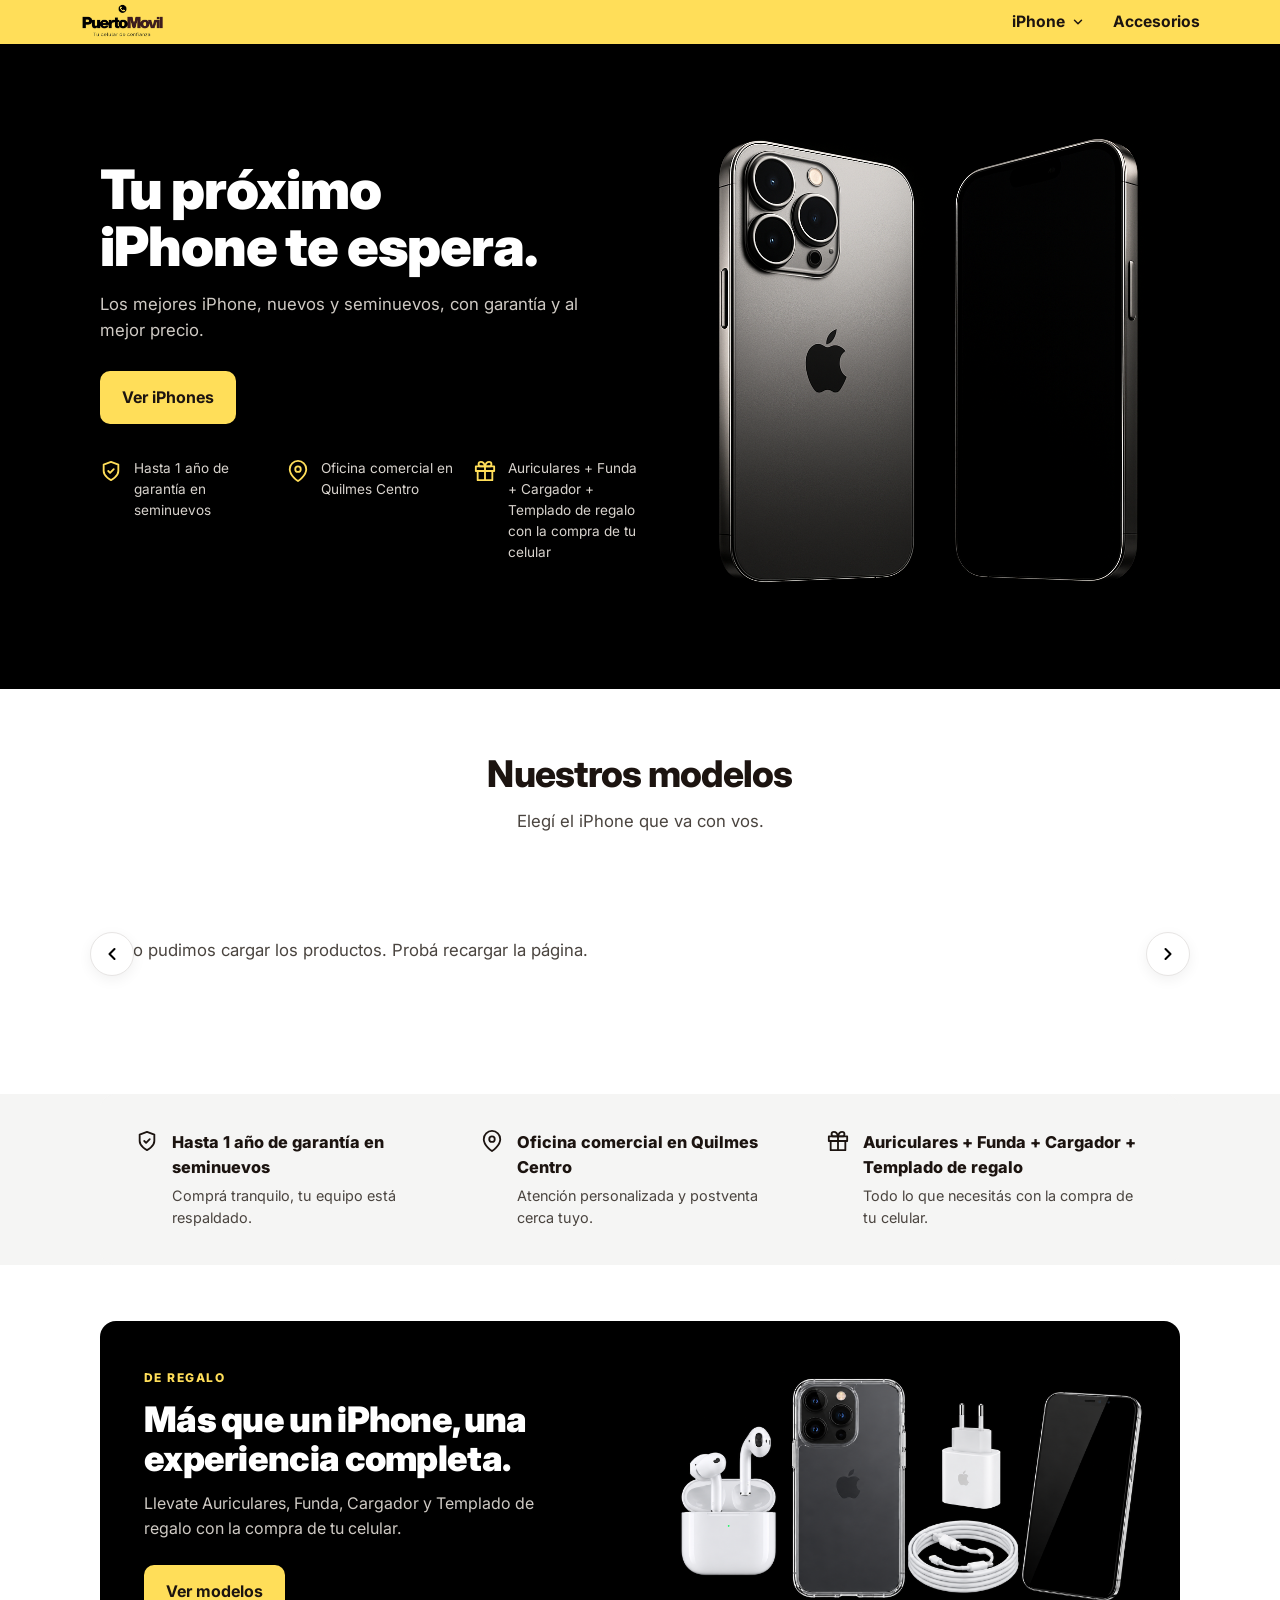
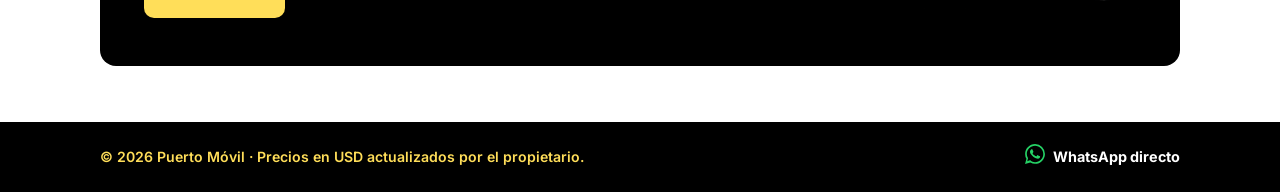
<file: index.html>
<!DOCTYPE html>
<html lang="es" class="bg-background">
  <head>
    <meta charset="UTF-8" />
    <meta name="viewport" content="width=device-width, initial-scale=1.0" />
    <meta name="theme-color" content="#f7c948" />
    <title>Puerto Móvil — Tu celular de confianza</title>
    <meta
      name="description"
      content="Los mejores iPhone nuevos y seminuevos, con garantía y al mejor precio. Accesorios y atención personalizada en Quilmes Centro."
    />
    <link rel="icon" href="img/logo-puertomovil.png" />
    <link rel="stylesheet" href="css/styles.css" />
  </head>
  <body>
    <div id="header"></div>

    <!-- HERO -->
    <section class="hero">
      <div class="hero-inner">
        <div class="hero-copy">
          <h1>Tu próximo iPhone te espera.</h1>
          <p class="lead">
            Los mejores iPhone, nuevos y seminuevos, con garantía y al mejor
            precio.
          </p>
          <div class="hero-cta">
            <a class="btn btn-primary" href="productos.html?cat=tester">Ver iPhones</a>
          </div>
          <div class="hero-badges">
            <div class="hero-badge">
              <span class="ic" data-icon="shield"></span>
              <span>Hasta 1 año de garantía en seminuevos</span>
            </div>
            <div class="hero-badge">
              <span class="ic" data-icon="pin"></span>
              <span>Oficina comercial en Quilmes Centro</span>
            </div>
            <div class="hero-badge">
              <span class="ic" data-icon="gift"></span>
              <span>Auriculares + Funda + Cargador + Templado de regalo con la compra de tu celular</span>
            </div>
          </div>
        </div>
        <div class="hero-media">
          <img
            src="img/hero-iphone.png"
            alt="iPhone Pro en titanio natural, vista frontal y trasera"
          />
        </div>
      </div>
    </section>

    <!-- NUESTROS MODELOS (carrusel) -->
    <section class="section">
      <div class="container">
        <div class="section-head">
          <h2>Nuestros modelos</h2>
          <p>Elegí el iPhone que va con vos.</p>
        </div>
        <div class="carousel">
          <button class="carousel-btn prev" aria-label="Anterior">
            <svg width="20" height="20" viewBox="0 0 24 24" fill="none" stroke="currentColor" stroke-width="2.5" stroke-linecap="round" stroke-linejoin="round"><polyline points="15 18 9 12 15 6"/></svg>
          </button>
          <div class="carousel-track" id="carouselTrack">
            <div class="state-msg"><div class="spinner"></div>Cargando modelos...</div>
          </div>
          <button class="carousel-btn next" aria-label="Siguiente">
            <svg width="20" height="20" viewBox="0 0 24 24" fill="none" stroke="currentColor" stroke-width="2.5" stroke-linecap="round" stroke-linejoin="round"><polyline points="9 18 15 12 9 6"/></svg>
          </button>
        </div>
      </div>
    </section>

    <!-- FEATURES -->
    <section class="features">
      <div class="container">
        <div class="features-grid">
          <div class="feature">
            <span class="ic" data-icon="shield"></span>
            <div>
              <h3>Hasta 1 año de garantía en seminuevos</h3>
              <p>Comprá tranquilo, tu equipo está respaldado.</p>
            </div>
          </div>
          <div class="feature">
            <span class="ic" data-icon="pin"></span>
            <div>
              <h3>Oficina comercial en Quilmes Centro</h3>
              <p>Atención personalizada y postventa cerca tuyo.</p>
            </div>
          </div>
          <div class="feature">
            <span class="ic" data-icon="gift"></span>
            <div>
              <h3>Auriculares + Funda + Cargador + Templado de regalo</h3>
              <p>Todo lo que necesitás con la compra de tu celular.</p>
            </div>
          </div>
        </div>
      </div>
    </section>

    <!-- DE REGALO (sin auriculares) -->
    <section class="section">
      <div class="container">
        <div class="gift">
          <div class="gift-copy">
            <p class="eyebrow">DE REGALO</p>
            <h2>Más que un iPhone, una experiencia completa.</h2>
            <p>
              Llevate Auriculares, Funda, Cargador y Templado de regalo con la compra de tu
              celular.
            </p>
            <a class="btn btn-primary" href="productos.html?cat=tester">Ver modelos</a>
          </div>
          <div class="gift-media">
            <img src="img/regalo.png" alt="Auriculares, funda, cargador y templado de regalo con la compra de tu celular" />
          </div>

          <!-- <div class="gift-media">
            <div class="gift-item">
              <span class="ic" data-icon="case"></span>
              <span>Funda</span>
            </div>
            <div class="gift-item">
              <span class="ic" data-icon="charger"></span>
              <span>Cargador</span>
            </div>
            <div class="gift-item">
              <span class="ic" data-icon="glass"></span>
              <span>Templado</span>
            </div>
          </div> -->
        </div>
      </div>
    </section>

    <!-- RESEÑAS --> <!--
    <section class="reviews section">
      <div class="container">
        <div class="reviews-head">
          <h2>Lo que dicen nuestros clientes</h2>
          <div class="rating-pill">
            <span class="stars">★★★★★</span>
            <span>4.9/5 en Google</span>
          </div>
        </div>
        <div class="reviews-grid">
          <div class="review-card">
            <div class="stars">★★★★★</div>
            <p>"Excelente atención, me asesoraron en todo y el iPhone vino impecable. Súper recomendable."</p>
            <div class="review-author">— Martín G.</div>
          </div>
          <div class="review-card">
            <div class="stars">★★★★★</div>
            <p>"Compré un seminuevo con garantía y funciona perfecto. Encima me regalaron la funda y el templado."</p>
            <div class="review-author">— Carolina P.</div>
          </div>
          <div class="review-card">
            <div class="stars">★★★★★</div>
            <p>"Trato serio y precios en USD claros. Volvería a comprar sin dudas."</p>
            <div class="review-author">— Diego R.</div>
          </div>
        </div>
      </div>
    </section> -->

    <div id="footer"></div>

    <script defer src="js/app.js"></script>
  </body>
</html>
</file>
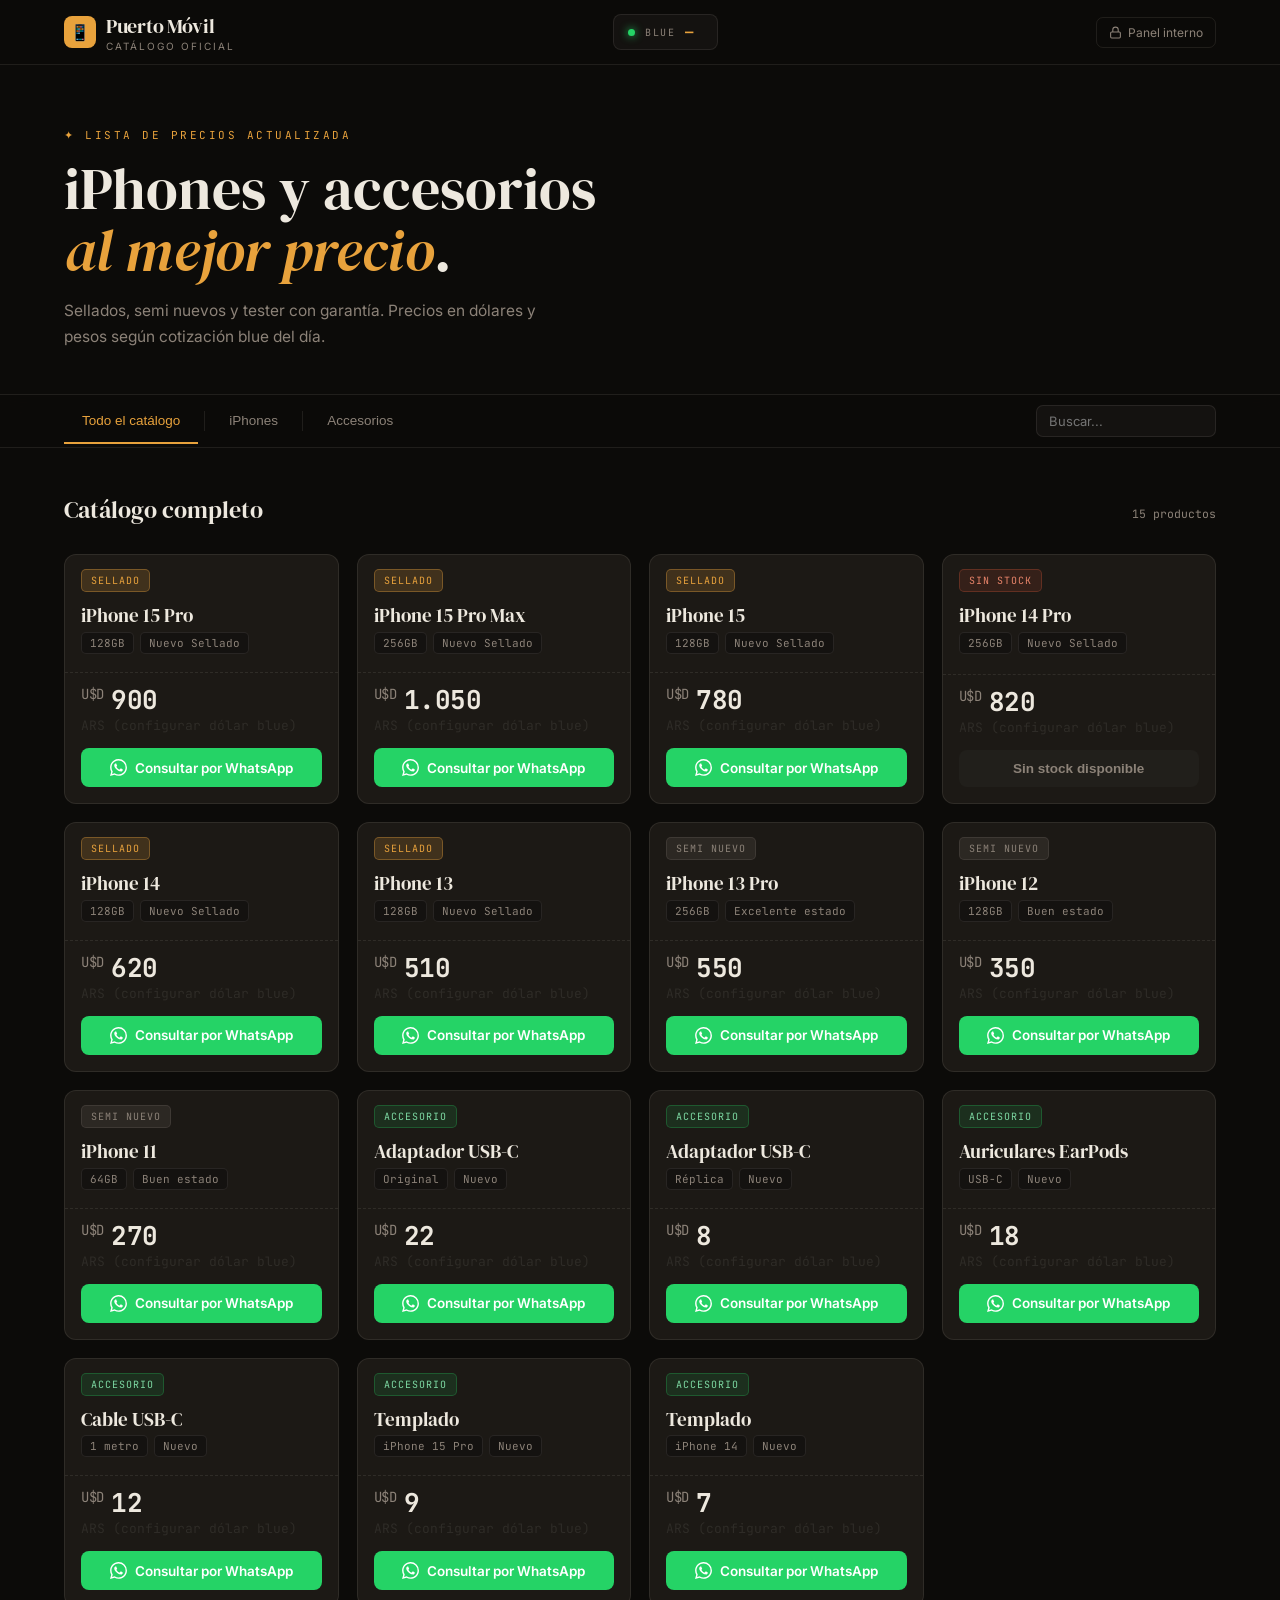
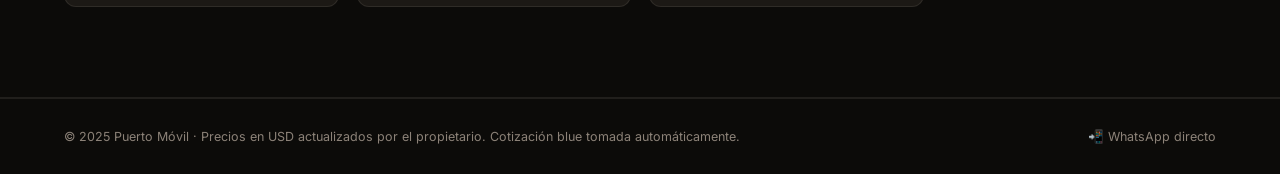
<file: viejos/index.html>
<!DOCTYPE html>
<html lang="es">
<head>
<meta charset="UTF-8">
<meta name="viewport" content="width=device-width, initial-scale=1.0">
<title>Puerto Móvil — Catálogo de Precios</title>
<link rel="preconnect" href="https://fonts.googleapis.com">
<link href="https://fonts.googleapis.com/css2?family=DM+Serif+Display:ital@0;1&family=Inter:wght@400;500;600;700&family=JetBrains+Mono:wght@400;500;700&display=swap" rel="stylesheet">
<style>
:root {
  --bg:      #0C0B09;
  --surf:    #141210;
  --card:    #1C1915;
  --card-hov:#211F1B;
  --border:  rgba(237,232,222,0.09);
  --text:    #EDE8DE;
  --sub:     #8C8278;
  --amber:   #E8A23C;
  --amber-dim:rgba(232,162,60,0.15);
  --green:   #25D366;
  --green-dark:#1a9e4d;
  --red:     #E85C3C;
  --radius:  12px;
}
*, *::before, *::after { box-sizing: border-box; margin: 0; padding: 0; }
html { scroll-behavior: smooth; }
body {
  background: var(--bg);
  color: var(--text);
  font-family: 'Inter', sans-serif;
  -webkit-font-smoothing: antialiased;
  min-height: 100vh;
}
::selection { background: var(--amber); color: #0C0B09; }
a { color: inherit; text-decoration: none; }

/* ── HEADER ── */
.site-header {
  position: sticky; top: 0; z-index: 50;
  background: rgba(12,11,9,0.88);
  backdrop-filter: blur(14px);
  border-bottom: 1px solid var(--border);
}
.header-inner {
  max-width: 1280px; margin: 0 auto;
  padding: 0 5vw;
  height: 64px;
  display: flex; align-items: center; justify-content: space-between; gap: 20px;
}
.logo {
  font-family: 'DM Serif Display', serif;
  font-size: 20px; letter-spacing: -0.3px;
  display: flex; align-items: center; gap: 10px;
  flex-shrink: 0;
}
.logo-icon {
  width: 32px; height: 32px;
  background: var(--amber);
  border-radius: 8px;
  display: flex; align-items: center; justify-content: center;
  font-size: 16px;
}
.logo-sub { font-size: 10px; font-family: 'Inter'; color: var(--sub); letter-spacing: 2px; text-transform: uppercase; }

/* Dolar ticker */
.dolar-ticker {
  background: var(--surf);
  border: 1px solid var(--border);
  border-radius: 8px;
  padding: 8px 14px;
  display: flex; align-items: center; gap: 10px;
  flex-shrink: 0;
}
.ticker-dot {
  width: 7px; height: 7px; border-radius: 50%;
  background: var(--green);
  box-shadow: 0 0 8px var(--green);
  animation: pulse 2.5s infinite;
}
@keyframes pulse {
  0%, 100% { opacity: 1; }
  50% { opacity: 0.4; }
}
.ticker-label {
  font-family: 'JetBrains Mono'; font-size: 10px;
  color: var(--sub); text-transform: uppercase; letter-spacing: 1.5px;
}
.ticker-val {
  font-family: 'JetBrains Mono'; font-size: 14px; font-weight: 700;
  color: var(--amber);
}
.ticker-date { font-family: 'JetBrains Mono'; font-size: 10px; color: var(--sub); }

/* Admin trigger */
.admin-trigger {
  background: none; border: 1px solid var(--border);
  color: var(--sub); font-size: 12px; font-family: 'Inter';
  padding: 7px 12px; border-radius: 7px; cursor: pointer;
  transition: .15s; flex-shrink: 0;
  display: flex; align-items: center; gap: 6px;
}
.admin-trigger:hover { border-color: var(--amber); color: var(--amber); }

/* ── HERO ── */
.hero {
  max-width: 1280px; margin: 0 auto;
  padding: 7vh 5vw 5vh;
  border-bottom: 1px solid var(--border);
}
.hero-tag {
  font-family: 'JetBrains Mono'; font-size: 11px;
  letter-spacing: 2.5px; text-transform: uppercase;
  color: var(--amber); margin-bottom: 16px;
}
.hero h1 {
  font-family: 'DM Serif Display', serif;
  font-size: clamp(32px, 5.5vw, 58px);
  line-height: 1.07; font-weight: 400;
  max-width: 700px;
}
.hero h1 em { font-style: italic; color: var(--amber); }
.hero-sub {
  margin-top: 16px; color: var(--sub);
  font-size: 15.5px; line-height: 1.65;
  max-width: 500px;
}

/* ── FILTERS ── */
.filters-bar {
  position: sticky; top: 64px; z-index: 40;
  background: rgba(12,11,9,0.92);
  backdrop-filter: blur(12px);
  border-bottom: 1px solid var(--border);
}
.filters-inner {
  max-width: 1280px; margin: 0 auto;
  padding: 0 5vw;
  display: flex; align-items: center; gap: 0;
  overflow-x: auto;
}
.filters-inner::-webkit-scrollbar { display: none; }
.cat-tab {
  padding: 14px 18px;
  font-size: 13.5px; font-weight: 500;
  color: var(--sub); cursor: pointer;
  border-bottom: 2px solid transparent;
  transition: .15s; white-space: nowrap;
  background: none; border-top: none; border-left: none; border-right: none;
}
.cat-tab:hover { color: var(--text); }
.cat-tab.active { color: var(--amber); border-bottom-color: var(--amber); }
.filter-sep { width: 1px; height: 20px; background: var(--border); flex-shrink: 0; margin: 0 6px; }
.search-wrap { margin-left: auto; padding: 10px 0; flex-shrink: 0; }
.search-wrap input {
  background: var(--surf); border: 1px solid var(--border);
  color: var(--text); font-family: 'Inter'; font-size: 13px;
  padding: 7px 12px; border-radius: 7px; width: 180px;
  transition: .15s;
}
.search-wrap input:focus { outline: none; border-color: var(--amber); width: 220px; }

/* ── CATALOG ── */
.catalog-wrap {
  max-width: 1280px; margin: 0 auto;
  padding: 5vh 5vw 10vh;
}
.section-head {
  display: flex; align-items: baseline; justify-content: space-between;
  margin-bottom: 28px; flex-wrap: wrap; gap: 8px;
}
.section-title {
  font-family: 'DM Serif Display'; font-size: 24px;
  display: flex; align-items: center; gap: 10px;
}
.section-count {
  font-family: 'JetBrains Mono'; font-size: 11.5px; color: var(--sub);
}
/* Sub filters (Sellados / Semi Nuevos) */
.sub-filters { display: flex; gap: 8px; margin-bottom: 26px; flex-wrap: wrap; }
.sub-chip {
  padding: 7px 14px; border-radius: 999px;
  border: 1px solid var(--border); background: none;
  color: var(--sub); font-size: 12.5px; cursor: pointer; transition: .15s;
}
.sub-chip.active, .sub-chip:hover {
  border-color: var(--amber); color: var(--amber);
  background: var(--amber-dim);
}

/* ── CARD ── */
.grid {
  display: grid;
  grid-template-columns: repeat(auto-fill, minmax(260px, 1fr));
  gap: 18px;
}
.card {
  background: var(--card); border: 1px solid var(--border);
  border-radius: var(--radius); overflow: hidden;
  transition: transform .2s, border-color .2s, background .2s;
  display: flex; flex-direction: column;
}
.card:hover {
  transform: translateY(-4px);
  border-color: rgba(232,162,60,0.35);
  background: var(--card-hov);
}
.card-badge-row {
  padding: 14px 16px 0;
  display: flex; gap: 7px; align-items: center;
}
.badge {
  font-family: 'JetBrains Mono'; font-size: 10px;
  letter-spacing: 1px; text-transform: uppercase;
  padding: 4px 9px; border-radius: 5px;
}
.badge-new  { background: rgba(232,162,60,0.18); color: var(--amber); border: 1px solid rgba(232,162,60,0.35); }
.badge-used { background: rgba(140,130,120,0.15); color: var(--sub);  border: 1px solid var(--border); }
.badge-acc  { background: rgba(37,211,102,0.12);  color: #7dd9a3;     border: 1px solid rgba(37,211,102,0.25); }
.badge-nostock { background: rgba(232,92,60,0.12); color: #e8846a; border: 1px solid rgba(232,92,60,0.25); }

.card-body { padding: 12px 16px 0; flex: 1; }
.card-name {
  font-family: 'DM Serif Display'; font-size: 19px;
  line-height: 1.2; margin-bottom: 5px;
}
.card-detail {
  font-size: 12.5px; color: var(--sub);
  display: flex; gap: 6px; flex-wrap: wrap; margin-bottom: 4px;
}
.card-detail span {
  background: var(--surf); border: 1px solid var(--border);
  padding: 3px 8px; border-radius: 5px;
  font-family: 'JetBrains Mono'; font-size: 11px;
}

.card-prices {
  padding: 14px 16px;
  border-top: 1px dashed var(--border);
  margin-top: 14px;
}
.price-usd {
  font-family: 'JetBrains Mono'; font-size: 26px; font-weight: 700;
  letter-spacing: -0.5px; line-height: 1;
  color: var(--text);
}
.price-usd sup { font-size: 14px; font-weight: 400; color: var(--sub); vertical-align: super; }
.price-ars {
  font-family: 'JetBrains Mono'; font-size: 13px;
  color: var(--sub); margin-top: 4px;
}
.price-ars strong { color: var(--text); }

.card-action { padding: 0 16px 16px; }
.wa-btn {
  display: flex; align-items: center; justify-content: center; gap: 8px;
  width: 100%; padding: 11px 0;
  background: var(--green); color: #fff; border: none;
  border-radius: 8px; font-size: 13.5px; font-weight: 600;
  cursor: pointer; transition: .15s; text-decoration: none;
}
.wa-btn:hover { background: var(--green-dark); }
.wa-btn svg { width: 17px; height: 17px; fill: #fff; flex-shrink: 0; }

/* Empty / loading states */
.empty-state {
  grid-column: 1/-1;
  text-align: center; padding: 8vh 20px;
  color: var(--sub); font-family: 'JetBrains Mono'; font-size: 13px;
}
.skeleton {
  background: linear-gradient(90deg, var(--card) 25%, var(--card-hov) 50%, var(--card) 75%);
  background-size: 200% 100%;
  animation: shimmer 1.4s infinite;
  border-radius: var(--radius); height: 240px;
}
@keyframes shimmer { 0% {background-position: 200% 0} 100% {background-position: -200% 0} }

/* ── SECTION DIVIDER ── */
.section-divider {
  max-width: 1280px; margin: 0 auto;
  padding: 0 5vw;
  border-top: 1px solid var(--border);
}

/* ── FOOTER ── */
footer {
  border-top: 1px solid var(--border);
  padding: 30px 5vw;
  max-width: 1280px; margin: 0 auto;
  display: flex; justify-content: space-between; align-items: center;
  flex-wrap: wrap; gap: 12px;
}
footer p { color: var(--sub); font-size: 12.5px; }
footer a { color: var(--sub); transition: .15s; }
footer a:hover { color: var(--amber); }

/* ── OVERLAY ── */
.overlay {
  position: fixed; inset: 0;
  background: rgba(0,0,0,0.7);
  backdrop-filter: blur(5px);
  display: none; align-items: center; justify-content: center;
  z-index: 200; padding: 20px;
}
.overlay.open { display: flex; }

/* ── MODAL ── */
.modal {
  background: var(--surf);
  border: 1px solid var(--border);
  border-radius: 16px;
  width: 100%; max-width: 520px;
  max-height: 90vh; overflow-y: auto;
  padding: 32px;
  position: relative;
}
.modal-close {
  position: absolute; top: 20px; right: 20px;
  background: none; border: none; color: var(--sub);
  font-size: 18px; cursor: pointer; line-height: 1;
}
.modal-close:hover { color: var(--text); }
.modal h3 {
  font-family: 'DM Serif Display'; font-size: 22px; margin-bottom: 6px;
}
.modal .hint { color: var(--sub); font-size: 13px; margin-bottom: 24px; line-height: 1.5; }
.modal label { display: block; font-size: 12px; color: var(--sub); margin: 16px 0 6px; text-transform: uppercase; letter-spacing: 1px; }
.modal input, .modal textarea {
  width: 100%; background: var(--card); border: 1px solid var(--border);
  color: var(--text); font-family: 'Inter'; font-size: 13.5px;
  padding: 10px 13px; border-radius: 8px; transition: .15s;
}
.modal input:focus, .modal textarea:focus { outline: none; border-color: var(--amber); }
.modal textarea { font-family: 'JetBrains Mono'; font-size: 12px; min-height: 130px; resize: vertical; }

.btn-primary {
  width: 100%; margin-top: 16px;
  background: var(--amber); color: #0C0B09;
  border: none; padding: 12px; border-radius: 8px;
  font-size: 14px; font-weight: 700; cursor: pointer; transition: .15s;
}
.btn-primary:hover { opacity: .88; }
.btn-ghost {
  width: 100%; margin-top: 10px;
  background: none; border: 1px solid var(--border); color: var(--sub);
  padding: 11px; border-radius: 8px; font-size: 13.5px; cursor: pointer; transition: .15s;
}
.btn-ghost:hover { border-color: var(--amber); color: var(--amber); }

.msg-ok  { color: #7dd9a3; font-size: 12.5px; margin-top: 10px; display: none; }
.msg-err { color: #e8846a; font-size: 12.5px; margin-top: 10px; display: none; }

/* Tabs */
.modal-tabs { display: flex; gap: 0; border-bottom: 1px solid var(--border); margin-bottom: 20px; }
.modal-tab {
  padding: 10px 16px; font-size: 13px; color: var(--sub);
  background: none; border: none; border-bottom: 2px solid transparent;
  cursor: pointer; transition: .15s; white-space: nowrap;
}
.modal-tab.active { color: var(--amber); border-bottom-color: var(--amber); }
.modal-panel { display: none; }
.modal-panel.active { display: block; }

.note-box {
  background: var(--card); border: 1px solid var(--border);
  border-radius: 8px; padding: 12px 14px;
  font-size: 12px; color: var(--sub); line-height: 1.7;
  margin-top: 12px;
}
.note-box b { color: var(--text); }
.note-box ol { padding-left: 16px; margin-top: 6px; }
.note-box ol li { margin-bottom: 4px; }

/* Admin table */
.admin-table { width: 100%; border-collapse: collapse; margin-top: 10px; font-size: 12.5px; }
.admin-table th {
  text-align: left; color: var(--sub); font-family: 'JetBrains Mono'; font-size: 10px;
  text-transform: uppercase; letter-spacing: 1px; padding: 6px 4px;
  border-bottom: 1px solid var(--border);
}
.admin-table td { padding: 5px 4px; border-bottom: 1px solid var(--border); }
.admin-table input, .admin-table select {
  background: var(--card); border: 1px solid var(--border); color: var(--text);
  padding: 6px 8px; border-radius: 6px; font-size: 12px; width: 100%;
}
.admin-table select { font-family: 'Inter'; }
.admin-table .del-btn {
  background: none; border: none; color: var(--sub); cursor: pointer; font-size: 15px; padding: 0 4px;
}
.admin-table .del-btn:hover { color: var(--red); }
.add-row-btn {
  margin-top: 10px; background: none; border: 1px dashed var(--border);
  color: var(--sub); font-size: 12.5px; padding: 9px;
  width: 100%; border-radius: 8px; cursor: pointer; transition: .15s;
}
.add-row-btn:hover { border-color: var(--amber); color: var(--amber); }

/* Responsive */
@media (max-width: 640px) {
  .header-inner { padding: 0 4vw; }
  .ticker-date { display: none; }
  .logo-sub { display: none; }
  .hero { padding: 6vh 4vw 4vh; }
  .catalog-wrap { padding: 4vh 4vw 8vh; }
  .modal { padding: 24px 20px; }
  .search-wrap input { width: 130px; }
  .search-wrap input:focus { width: 150px; }
}
</style>
</head>
<body>

<!-- HEADER -->
<header class="site-header">
  <div class="header-inner">
    <div class="logo">
      <div class="logo-icon">📱</div>
      <div>
        <div>Puerto Móvil</div>
        <div class="logo-sub">Catálogo Oficial</div>
      </div>
    </div>

    <div class="dolar-ticker" title="Cotización dólar blue actualizada">
      <div class="ticker-dot"></div>
      <span class="ticker-label">Blue</span>
      <span class="ticker-val" id="dolarVal">—</span>
      <span class="ticker-date" id="dolarDate"></span>
    </div>

    <button class="admin-trigger" id="openAdminBtn">
      <svg xmlns="http://www.w3.org/2000/svg" width="13" height="13" viewBox="0 0 24 24" fill="none" stroke="currentColor" stroke-width="2"><rect x="3" y="11" width="18" height="11" rx="2"/><path d="M7 11V7a5 5 0 0 1 10 0v4"/></svg>
      Panel interno
    </button>
  </div>
</header>

<!-- HERO -->
<section class="hero">
  <p class="hero-tag">✦ Lista de precios actualizada</p>
  <h1>iPhones y accesorios<br><em>al mejor precio</em>.</h1>
  <p class="hero-sub">Sellados, semi nuevos y tester con garantía. Precios en dólares y pesos según cotización blue del día.</p>
</section>

<!-- FILTERS -->
<div class="filters-bar">
  <div class="filters-inner">
    <button class="cat-tab active" data-cat="todos">Todo el catálogo</button>
    <div class="filter-sep"></div>
    <button class="cat-tab" data-cat="iphone">iPhones</button>
    <div class="filter-sep"></div>
    <button class="cat-tab" data-cat="accesorio">Accesorios</button>
    <div class="search-wrap">
      <input type="search" id="searchInput" placeholder="Buscar...">
    </div>
  </div>
</div>

<!-- SUB FILTERS (iPhones only) -->
<div id="subFiltersWrap" style="background:var(--bg); border-bottom:1px solid var(--border); display:none;">
  <div style="max-width:1280px; margin:0 auto; padding:10px 5vw;">
    <div class="sub-filters" id="subFiltersContainer">
      <!-- Se generan dinámicamente según el catálogo -->
    </div>
  </div>
</div>

<!-- CATALOG -->
<div class="catalog-wrap">
  <div class="section-head">
    <div class="section-title" id="sectionTitle">Catálogo completo</div>
    <span class="section-count" id="countText"></span>
  </div>
  <div class="grid" id="productGrid">
    <!-- skeleton -->
    <div class="skeleton"></div>
    <div class="skeleton"></div>
    <div class="skeleton"></div>
    <div class="skeleton"></div>
    <div class="skeleton"></div>
    <div class="skeleton"></div>
  </div>
</div>

<!-- FOOTER -->
<div style="border-top:1px solid var(--border);">
  <footer>
    <p>© 2025 Puerto Móvil · Precios en USD actualizados por el propietario. Cotización blue tomada automáticamente.</p>
    <p><a href="https://wa.me/5491169724846" target="_blank">📲 WhatsApp directo</a></p>
  </footer>
</div>

<!-- ══════════════ MODALS ══════════════ -->

<!-- LOGIN OVERLAY -->
<div class="overlay" id="loginOverlay">
  <div class="modal" style="max-width:380px;">
    <button class="modal-close" id="closeLoginBtn">✕</button>
    <h3>Panel interno</h3>
    <p class="hint">Acceso exclusivo del propietario de Puerto Móvil.</p>
    <label>Contraseña</label>
    <input type="password" id="passInput" placeholder="••••••••" autocomplete="current-password">
    <button class="btn-primary" id="loginBtn">Ingresar</button>
    <p class="msg-err" id="loginErr">Contraseña incorrecta.</p>
  </div>
</div>

<!-- ADMIN OVERLAY -->
<div class="overlay" id="adminOverlay">
  <div class="modal" style="max-width:700px;">
    <button class="modal-close" id="closeAdminBtn">✕</button>
    <h3>Editar catálogo de precios</h3>
    <p class="hint">Los cambios se ven al instante para todos los visitantes.</p>

    <div class="modal-tabs">
      <button class="modal-tab active" data-tab="sheets">Google Sheets</button>
      <button class="modal-tab" data-tab="manual">Edición manual</button>
      <button class="modal-tab" data-tab="csv">Pegar CSV / Excel</button>
    </div>

    <!-- TAB: GOOGLE SHEETS -->
    <div class="modal-panel active" id="tab-sheets">
      <label>URL de tu Google Sheet (publicada como CSV)</label>
      <input type="url" id="sheetsUrl" placeholder="https://docs.google.com/spreadsheets/d/.../pub?output=csv">
      <div class="note-box">
        <b>Cómo configurarlo (una sola vez):</b>
        <ol>
          <li>Abrí tu Google Sheet con los precios.</li>
          <li>Menú <b>Archivo → Compartir → Publicar en la web</b>.</li>
          <li>Elegí la hoja, formato <b>CSV</b> y hacé clic en <b>Publicar</b>.</li>
          <li>Copiá la URL que aparece y pegala arriba.</li>
          <li>Guardá. De ahí en más, cada vez que editás la planilla, la página se actualiza sola.</li>
        </ol>
        <br>
        <b>Columnas requeridas (en este orden):</b><br>
        Categoría · Nombre · Detalle · Estado · Precio USD · Stock<br>
        <i>Categoría: puede ser cualquier nombre. Si contiene la palabra "iphone" aparece en la pestaña iPhones. Si contiene "accesorio" en la pestaña Accesorios. Ejemplo: "iPhone Tester", "iPhone Sellado", "iPhone Semi Nuevo", "Accesorio".</i><br>
        <i>Stock: "Sí" o "No"</i>
      </div>
      <button class="btn-primary" id="saveSheetBtn">Guardar URL y recargar precios</button>
      <p class="msg-ok" id="sheetOk">✓ URL guardada. Recargando precios…</p>
      <p class="msg-err" id="sheetErr">No se pudo cargar la planilla. Revisá la URL y que esté publicada como CSV.</p>
    </div>

    <!-- TAB: MANUAL -->
    <div class="modal-panel" id="tab-manual">
      <div style="overflow-x:auto; margin-top:6px;">
        <table class="admin-table">
          <thead>
            <tr>
              <th style="min-width:130px">Categoría</th>
              <th style="min-width:150px">Nombre</th>
              <th style="min-width:100px">Detalle</th>
              <th style="min-width:120px">Estado</th>
              <th style="min-width:90px">USD</th>
              <th style="min-width:60px">Stock</th>
              <th></th>
            </tr>
          </thead>
          <tbody id="adminTbody"></tbody>
        </table>
      </div>
      <button class="add-row-btn" id="addRowBtn">+ Agregar producto</button>
      <button class="btn-primary" id="saveManualBtn">Guardar cambios</button>
      <p class="msg-ok" id="manualOk">✓ Guardado.</p>
    </div>

    <!-- TAB: CSV PASTE -->
    <div class="modal-panel" id="tab-csv">
      <label>Pegá datos copiados de Excel o Google Sheets</label>
      <textarea id="csvInput" placeholder="Categoría,Nombre,Detalle,Estado,Precio USD,Stock
iPhone Sellado,iPhone 15 Pro,256GB,Nuevo,900,Sí
Accesorio,Cable USB-C,Original Apple,—,18,Sí"></textarea>
      <div class="note-box">
        Columnas (en orden): <b>Categoría, Nombre, Detalle, Estado, Precio USD, Stock</b><br>
        Separador: coma o tabulación (copiado de Excel funciona directo).<br>
        Esto <b>reemplaza</b> toda la lista actual.
      </div>
      <button class="btn-primary" id="importCsvBtn">Reemplazar lista</button>
      <p class="msg-ok" id="csvOk">✓ Lista importada.</p>
      <p class="msg-err" id="csvErr">No se pudo leer el formato. Revisá las columnas.</p>
    </div>
  </div>
</div>

<!-- ══════════════ SCRIPT ══════════════ -->
<script>
// ── CONFIG ──
const WA_NUMBER = '5491169724846';
const STORAGE_KEY = 'pm_catalog_v1';
const SHEET_URL_KEY = 'pm_sheet_url';
const ADMIN_PASS = 'puertomovil2025';

// URL de Google Sheets embebida directamente en el código.
// Todos los visitantes cargan datos desde acá al entrar a la página.
// Para cambiarla en el futuro: editá esta línea y volvé a subir el HTML a GitHub.
const DEFAULT_SHEET_URL = 'https://docs.google.com/spreadsheets/d/e/2PACX-1vT0jamwWtdX65SQOQrj9Bi1a2h3geYAKmbCW2YSUEcnLkPPGGMGnqZPSNbor-kJX2-w8RQx8onvDRRY/pub?gid=0&single=true&output=csv'; // Cambiar acá

// ── STATE ──
let catalog = [];
let dolarBlue = null;
let activeCat = 'todos';
let activeSub = 'todos';

// ── DEMO DATA ──
const DEMO_DATA = [
  {cat:'iPhone Sellado',  nombre:'iPhone 15 Pro',       detalle:'128GB',   estado:'Nuevo Sellado',   precio:900,  stock:true},
  {cat:'iPhone Sellado',  nombre:'iPhone 15 Pro Max',    detalle:'256GB',   estado:'Nuevo Sellado',   precio:1050, stock:true},
  {cat:'iPhone Sellado',  nombre:'iPhone 15',            detalle:'128GB',   estado:'Nuevo Sellado',   precio:780,  stock:true},
  {cat:'iPhone Sellado',  nombre:'iPhone 14 Pro',        detalle:'256GB',   estado:'Nuevo Sellado',   precio:820,  stock:false},
  {cat:'iPhone Sellado',  nombre:'iPhone 14',            detalle:'128GB',   estado:'Nuevo Sellado',   precio:620,  stock:true},
  {cat:'iPhone Sellado',  nombre:'iPhone 13',            detalle:'128GB',   estado:'Nuevo Sellado',   precio:510,  stock:true},
  {cat:'iPhone Semi Nuevo',nombre:'iPhone 13 Pro',       detalle:'256GB',   estado:'Excelente estado',precio:550,  stock:true},
  {cat:'iPhone Semi Nuevo',nombre:'iPhone 12',           detalle:'128GB',   estado:'Buen estado',     precio:350,  stock:true},
  {cat:'iPhone Semi Nuevo',nombre:'iPhone 11',           detalle:'64GB',    estado:'Buen estado',     precio:270,  stock:true},
  {cat:'Accesorio',        nombre:'Adaptador USB-C',     detalle:'Original',estado:'Nuevo',           precio:22,   stock:true},
  {cat:'Accesorio',        nombre:'Adaptador USB-C',     detalle:'Réplica', estado:'Nuevo',           precio:8,    stock:true},
  {cat:'Accesorio',        nombre:'Auriculares EarPods', detalle:'USB-C',   estado:'Nuevo',           precio:18,   stock:true},
  {cat:'Accesorio',        nombre:'Cable USB-C',         detalle:'1 metro', estado:'Nuevo',           precio:12,   stock:true},
  {cat:'Accesorio',        nombre:'Templado',            detalle:'iPhone 15 Pro',estado:'Nuevo',      precio:9,    stock:true},
  {cat:'Accesorio',        nombre:'Templado',            detalle:'iPhone 14',    estado:'Nuevo',      precio:7,    stock:true},
];

// ── FIX SHEETS URL ──
// Convierte cualquier URL de Google Sheets a la URL de exportación CSV correcta
function fixSheetsUrl(url) {
  if (!url) return url;
  // Ya es URL de CSV → no tocar
  if (url.includes('output=csv') || url.includes('format=csv')) return url;
  // Extraer el ID de la planilla
  const idMatch = url.match(/spreadsheets\/d\/([a-zA-Z0-9_-]+)/);
  if (!idMatch) return url; // URL desconocida, devolver tal cual
  const id = idMatch[1];
  const gidMatch = url.match(/gid=(\d+)/);
  const gid = gidMatch ? gidMatch[1] : '0';
  // Usar endpoint de exportación (más confiable que /pub)
  return `https://docs.google.com/spreadsheets/d/${id}/export?format=csv&gid=${gid}`;
}


async function fetchDolar() {
  const APIs = [
    'https://dolarapi.com/v1/dolares/blue',
    'https://api.argentinadatos.com/v1/cotizaciones/dolares/blue'
  ];
  for (const url of APIs) {
    try {
      const r = await fetch(url);
      if (!r.ok) continue;
      const d = await r.json();
      const venta = d.venta || d.sell;
      if (venta) { dolarBlue = venta; return; }
    } catch {}
  }
}

function renderDolar() {
  const valEl   = document.getElementById('dolarVal');
  const dateEl  = document.getElementById('dolarDate');
  if (dolarBlue) {
    valEl.textContent  = '$' + dolarBlue.toLocaleString('es-AR');
    dateEl.textContent = new Date().toLocaleDateString('es-AR', {day:'2-digit', month:'short'});
  } else {
    valEl.textContent  = '—';
    dateEl.textContent = '';
  }
}

function toARS(usd) {
  if (!dolarBlue || !usd) return null;
  return Math.round(usd * dolarBlue);
}
function fmtARS(n) {
  return n.toLocaleString('es-AR');
}

// ── SUB FILTERS DINÁMICOS ──
function renderSubFilters() {
  const container = document.getElementById('subFiltersContainer');
  if (!container) return;
  // Obtener sub-categorías únicas de iPhones
  const iphoneCats = [...new Set(
    catalog
      .filter(i => i.cat.toLowerCase().includes('iphone'))
      .map(i => i.cat)
  )];
  let html = `<button class="sub-chip active" data-sub="todos">Todos</button>`;
  iphoneCats.forEach(cat => {
    // Usar la última palabra como etiqueta corta (ej: "iPhone Tester" → "Tester")
    const label = cat.replace(/iphone\s*/i, '').trim() || cat;
    html += `<button class="sub-chip" data-sub="${cat.toLowerCase()}">${label || cat}</button>`;
  });
  container.innerHTML = html;
  // Re-bindear eventos
  container.querySelectorAll('.sub-chip').forEach(chip => {
    chip.addEventListener('click', () => {
      container.querySelectorAll('.sub-chip').forEach(c => c.classList.remove('active'));
      chip.classList.add('active');
      activeSub = chip.dataset.sub;
      renderGrid();
    });
  });
}


async function loadCatalog() {
  // 1. Prioridad: URL embebida en el código (o una sobreescritura guardada desde el panel)
  const overrideUrl = localStorage.getItem(SHEET_URL_KEY);
  const sheetUrl = fixSheetsUrl(overrideUrl || DEFAULT_SHEET_URL);

  try {
    const r = await fetch(sheetUrl + '&ts=' + Date.now());
    if (r.ok) {
      const text = await r.text();
      if (!text.trim().startsWith('<')) { // No es HTML
        const parsed = parseCSV(text);
        if (parsed.length) {
          catalog = parsed;
          renderSubFilters();
          renderGrid();
          return;
        }
      }
    }
  } catch {}

  // 2. Fallback: datos guardados localmente desde el panel manual/CSV
  try {
    const saved = localStorage.getItem(STORAGE_KEY);
    if (saved) { catalog = JSON.parse(saved); renderSubFilters(); renderGrid(); return; }
  } catch {}

  // 3. Último recurso: demo data
  catalog = DEMO_DATA;
  renderSubFilters();
  renderGrid();
}

function parseCSV(text) {
  const lines = text.split('\n').map(l => l.trim()).filter(Boolean);
  if (!lines.length) return [];
  const sep = lines[0].includes('\t') ? '\t' : ',';
  let start = 0;
  if (/categoría|categoria|nombre/i.test(lines[0])) start = 1;
  const result = [];
  for (let i = start; i < lines.length; i++) {
    const cols = lines[i].split(sep).map(c => c.trim().replace(/^"|"$/g,''));
    if (cols.length < 5) continue;
    const [cat, nombre, detalle, estado, precioRaw, stockRaw] = cols;
    const precio = Number(String(precioRaw).replace(/[^\d.]/g,''));
    if (!precio && precio !== 0) continue;
    result.push({
      cat:    cat || 'Accesorio',
      nombre: nombre || '',
      detalle:detalle || '',
      estado: estado || '',
      precio,
      stock:  !stockRaw || /^(s|si|sí|yes|1|true)/i.test(stockRaw.trim())
    });
  }
  return result;
}

function saveCatalog() {
  try { localStorage.setItem(STORAGE_KEY, JSON.stringify(catalog)); } catch {}
}

// ── RENDERING ──
function getFilteredItems() {
  const q = document.getElementById('searchInput').value.trim().toLowerCase();
  return catalog.filter(item => {
    const catNorm = item.cat.toLowerCase();
    const catMatch =
      activeCat === 'todos' ||
      (activeCat === 'iphone'    && catNorm.includes('iphone')) ||
      (activeCat === 'accesorio' && catNorm.includes('accesorio'));
    // Sub-filtro: "todos" muestra todo, o coincide con el nombre completo de categoría
    const subMatch =
      activeSub === 'todos' ||
      catNorm === activeSub;
    const qMatch = !q ||
      item.nombre.toLowerCase().includes(q) ||
      item.detalle.toLowerCase().includes(q) ||
      item.cat.toLowerCase().includes(q);
    return catMatch && subMatch && qMatch;
  });
}

function getWALink(nombre, detalle) {
  const msg = encodeURIComponent(`¡Hola! Estoy interesado en el ${nombre}${detalle ? ' ' + detalle : ''}.`);
  return `https://wa.me/${WA_NUMBER}?text=${msg}`;
}

function getBadge(item) {
  const c = item.cat.toLowerCase();
  if (!item.stock) return `<span class="badge badge-nostock">Sin stock</span>`;
  if (!c.includes('iphone') && !c.includes('accesorio')) {
    // Categoría desconocida: mostrar tal cual
    return `<span class="badge badge-used">${item.cat}</span>`;
  }
  if (c.includes('accesorio')) return `<span class="badge badge-acc">Accesorio</span>`;
  // iPhone: mostrar el sub-tipo (todo lo que viene después de "iphone")
  const sub = item.cat.replace(/iphone\s*/i, '').trim();
  if (!sub) return `<span class="badge badge-new">iPhone</span>`;
  if (c.includes('sellado')) return `<span class="badge badge-new">${sub}</span>`;
  return `<span class="badge badge-used">${sub}</span>`;
}

function renderCard(item) {
  const ars = toARS(item.precio);
  const arsHtml = ars
    ? `<div class="price-ars">≈ <strong>$${fmtARS(ars)}</strong> ARS</div>`
    : `<div class="price-ars" style="color:var(--border)">ARS (configurar dólar blue)</div>`;

  const detailBadges = [item.detalle, item.estado]
    .filter(Boolean)
    .map(d => `<span>${d}</span>`)
    .join('');

  return `<div class="card">
    <div class="card-badge-row">${getBadge(item)}</div>
    <div class="card-body">
      <div class="card-name">${item.nombre}</div>
      <div class="card-detail">${detailBadges}</div>
    </div>
    <div class="card-prices">
      <div class="price-usd"><sup>U$D </sup>${item.precio.toLocaleString('es-AR')}</div>
      ${arsHtml}
    </div>
    <div class="card-action">
      ${item.stock
        ? `<a class="wa-btn" href="${getWALink(item.nombre, item.detalle)}" target="_blank" rel="noopener">
            <svg viewBox="0 0 24 24" xmlns="http://www.w3.org/2000/svg"><path d="M17.472 14.382c-.297-.149-1.758-.867-2.03-.967-.273-.099-.471-.148-.67.15-.197.297-.767.966-.94 1.164-.173.199-.347.223-.644.075-.297-.15-1.255-.463-2.39-1.475-.883-.788-1.48-1.761-1.653-2.059-.173-.297-.018-.458.13-.606.134-.133.298-.347.446-.52.149-.174.198-.298.298-.497.099-.198.05-.371-.025-.52-.075-.149-.669-1.612-.916-2.207-.242-.579-.487-.5-.669-.51-.173-.008-.371-.01-.57-.01-.198 0-.52.074-.792.372-.272.297-1.04 1.016-1.04 2.479 0 1.462 1.065 2.875 1.213 3.074.149.198 2.096 3.2 5.077 4.487.709.306 1.262.489 1.694.625.712.227 1.36.195 1.871.118.571-.085 1.758-.719 2.006-1.413.248-.694.248-1.289.173-1.413-.074-.124-.272-.198-.57-.347m-5.421 7.403h-.004a9.87 9.87 0 01-5.031-1.378l-.361-.214-3.741.982.998-3.648-.235-.374a9.86 9.86 0 01-1.51-5.26c.001-5.45 4.436-9.884 9.888-9.884 2.64 0 5.122 1.03 6.988 2.898a9.825 9.825 0 012.893 6.994c-.003 5.45-4.437 9.884-9.885 9.884m8.413-18.297A11.815 11.815 0 0012.05 0C5.495 0 .16 5.335.157 11.892c0 2.096.547 4.142 1.588 5.945L.057 24l6.305-1.654a11.882 11.882 0 005.683 1.448h.005c6.554 0 11.89-5.335 11.893-11.893a11.821 11.821 0 00-3.48-8.413z"/></svg>
            Consultar por WhatsApp
           </a>`
        : `<button class="wa-btn" disabled style="background:var(--card-hov);color:var(--sub);cursor:default;">Sin stock disponible</button>`
      }
    </div>
  </div>`;
}

function renderGrid() {
  const items = getFilteredItems();
  const grid = document.getElementById('productGrid');
  const countEl = document.getElementById('countText');
  const titleEl = document.getElementById('sectionTitle');

  // Section title
  const titles = {todos:'Catálogo completo', iphone:'iPhones', accesorio:'Accesorios'};
  titleEl.textContent = titles[activeCat] || 'Catálogo';

  countEl.textContent = `${items.length} producto${items.length !== 1 ? 's' : ''}`;

  if (!items.length) {
    grid.innerHTML = `<div class="empty-state">No hay productos que coincidan con tu búsqueda.</div>`;
    return;
  }
  grid.innerHTML = items.map(renderCard).join('');
}

// ── FILTERS ──
document.querySelectorAll('.cat-tab').forEach(btn => {
  btn.addEventListener('click', () => {
    document.querySelectorAll('.cat-tab').forEach(b => b.classList.remove('active'));
    btn.classList.add('active');
    activeCat = btn.dataset.cat;
    activeSub = 'todos';
    // Resetear sub-chip activo al "Todos"
    const subContainer = document.getElementById('subFiltersContainer');
    if (subContainer) {
      subContainer.querySelectorAll('.sub-chip').forEach(c => c.classList.toggle('active', c.dataset.sub === 'todos'));
    }
    const wrap = document.getElementById('subFiltersWrap');
    wrap.style.display = activeCat === 'iphone' ? 'block' : 'none';
    renderGrid();
  });
});

// Sub-chip listeners are bound dynamically in renderSubFilters()

document.getElementById('searchInput').addEventListener('input', renderGrid);

// ── ADMIN MODAL ──
let adminUnlocked = false;

document.getElementById('openAdminBtn').addEventListener('click', () => {
  if (adminUnlocked) {
    renderAdminTable();
    document.getElementById('sheetsUrl').value = localStorage.getItem(SHEET_URL_KEY) || '';
    document.getElementById('adminOverlay').classList.add('open');
  } else {
    document.getElementById('loginOverlay').classList.add('open');
    setTimeout(() => document.getElementById('passInput').focus(), 100);
  }
});

document.getElementById('closeLoginBtn').addEventListener('click', () => {
  document.getElementById('loginOverlay').classList.remove('open');
});
document.getElementById('closeAdminBtn').addEventListener('click', () => {
  document.getElementById('adminOverlay').classList.remove('open');
});

document.getElementById('passInput').addEventListener('keydown', e => {
  if (e.key === 'Enter') document.getElementById('loginBtn').click();
});

document.getElementById('loginBtn').addEventListener('click', () => {
  const val = document.getElementById('passInput').value;
  if (val === ADMIN_PASS) {
    adminUnlocked = true;
    document.getElementById('loginOverlay').classList.remove('open');
    document.getElementById('loginErr').style.display = 'none';
    document.getElementById('sheetsUrl').value = localStorage.getItem(SHEET_URL_KEY) || '';
    renderAdminTable();
    document.getElementById('adminOverlay').classList.add('open');
  } else {
    document.getElementById('loginErr').style.display = 'block';
  }
});

// Close overlays on bg click
['loginOverlay','adminOverlay'].forEach(id => {
  document.getElementById(id).addEventListener('click', e => {
    if (e.target === e.currentTarget) e.currentTarget.classList.remove('open');
  });
});

// ── MODAL TABS ──
document.querySelectorAll('.modal-tab').forEach(tab => {
  tab.addEventListener('click', () => {
    document.querySelectorAll('.modal-tab').forEach(t => t.classList.remove('active'));
    document.querySelectorAll('.modal-panel').forEach(p => p.classList.remove('active'));
    tab.classList.add('active');
    document.getElementById('tab-' + tab.dataset.tab).classList.add('active');
  });
});

// ── GOOGLE SHEETS ──
document.getElementById('saveSheetBtn').addEventListener('click', async () => {
  const rawUrl = document.getElementById('sheetsUrl').value.trim();
  const okEl  = document.getElementById('sheetOk');
  const errEl = document.getElementById('sheetErr');
  okEl.style.display = errEl.style.display = 'none';
  if (!rawUrl) { errEl.textContent = 'Ingresá una URL.'; errEl.style.display = 'block'; return; }

  const url = fixSheetsUrl(rawUrl); // ← auto-corregir URL
  try {
    const r = await fetch(url + (url.includes('?') ? '&ts=' : '?ts=') + Date.now());
    if (!r.ok) throw new Error(`HTTP ${r.status}`);
    const text = await r.text();
    // Detectar si nos devolvieron HTML en lugar de CSV
    if (text.trim().startsWith('<!') || text.trim().startsWith('<html')) {
      throw new Error('La URL devuelve HTML, no CSV. Revisá los pasos de publicación.');
    }
    const parsed = parseCSV(text);
    if (!parsed.length) throw new Error('Sin datos válidos');
    localStorage.setItem(SHEET_URL_KEY, rawUrl); // guardar URL original
    catalog = parsed;
    saveCatalog();
    renderSubFilters();
    okEl.style.display = 'block';
    setTimeout(() => {
      document.getElementById('adminOverlay').classList.remove('open');
      renderGrid();
    }, 1200);
  } catch (e) {
    errEl.textContent = `No se pudo cargar la planilla. ${e.message || ''}. Verificá que esté publicada como CSV (Archivo → Compartir → Publicar en la web → CSV).`;
    errEl.style.display = 'block';
  }
});

// ── MANUAL TABLE ──
function renderAdminTable() {
  const tbody = document.getElementById('adminTbody');
  tbody.innerHTML = '';
  catalog.forEach((item, i) => {
    const tr = document.createElement('tr');
    tr.innerHTML = `
      <td>
        <input data-f="cat" value="${esc(item.cat)}" placeholder="ej: iPhone Tester">
      </td>
      <td><input data-f="nombre" value="${esc(item.nombre)}"></td>
      <td><input data-f="detalle" value="${esc(item.detalle)}"></td>
      <td><input data-f="estado" value="${esc(item.estado)}"></td>
      <td><input data-f="precio" type="number" value="${item.precio}" min="0"></td>
      <td>
        <select data-f="stock">
          <option value="true"${item.stock  ? ' selected' : ''}>Sí</option>
          <option value="false"${!item.stock ? ' selected' : ''}>No</option>
        </select>
      </td>
      <td><button class="del-btn" data-i="${i}">✕</button></td>
    `;
    tbody.appendChild(tr);
  });
  tbody.querySelectorAll('.del-btn').forEach(btn => {
    btn.addEventListener('click', () => {
      catalog.splice(Number(btn.dataset.i), 1);
      renderAdminTable();
    });
  });
}

function esc(s){ return String(s||'').replace(/&/g,'&amp;').replace(/"/g,'&quot;').replace(/</g,'&lt;'); }

document.getElementById('addRowBtn').addEventListener('click', () => {
  catalog.push({cat:'iPhone Sellado', nombre:'Nuevo producto', detalle:'', estado:'Nuevo', precio:0, stock:true});
  renderAdminTable();
  document.getElementById('adminTbody').lastElementChild?.scrollIntoView({behavior:'smooth'});
});

document.getElementById('saveManualBtn').addEventListener('click', () => {
  const rows = document.querySelectorAll('#adminTbody tr');
  const newCat = [];
  rows.forEach(row => {
    const g = f => row.querySelector(`[data-f="${f}"]`).value;
    newCat.push({
      cat:     g('cat'),
      nombre:  g('nombre'),
      detalle: g('detalle'),
      estado:  g('estado'),
      precio:  Number(g('precio')) || 0,
      stock:   g('stock') === 'true'
    });
  });
  catalog = newCat;
  saveCatalog();
  renderSubFilters();
  renderGrid();
  const ok = document.getElementById('manualOk');
  ok.style.display = 'block';
  setTimeout(() => ok.style.display = 'none', 2000);
});

// ── CSV PASTE ──
document.getElementById('importCsvBtn').addEventListener('click', () => {
  const raw = document.getElementById('csvInput').value.trim();
  const ok  = document.getElementById('csvOk');
  const err = document.getElementById('csvErr');
  ok.style.display = err.style.display = 'none';
  if (!raw) { err.textContent = 'Pegá datos primero.'; err.style.display = 'block'; return; }
  const parsed = parseCSV(raw);
  if (!parsed.length) { err.textContent = 'No se pudo interpretar el formato.'; err.style.display = 'block'; return; }
  catalog = parsed;
  saveCatalog();
  renderSubFilters();
  renderGrid();
  renderAdminTable();
  ok.style.display = 'block';
  setTimeout(() => ok.style.display = 'none', 2000);
});

// ── INIT ──
async function init() {
  await fetchDolar();
  renderDolar();
  await loadCatalog();
  // Refresh dólar every 30 min
  setInterval(async () => { await fetchDolar(); renderDolar(); renderGrid(); }, 30 * 60 * 1000);
}

init();
</script>
</body>
</html>
</file>
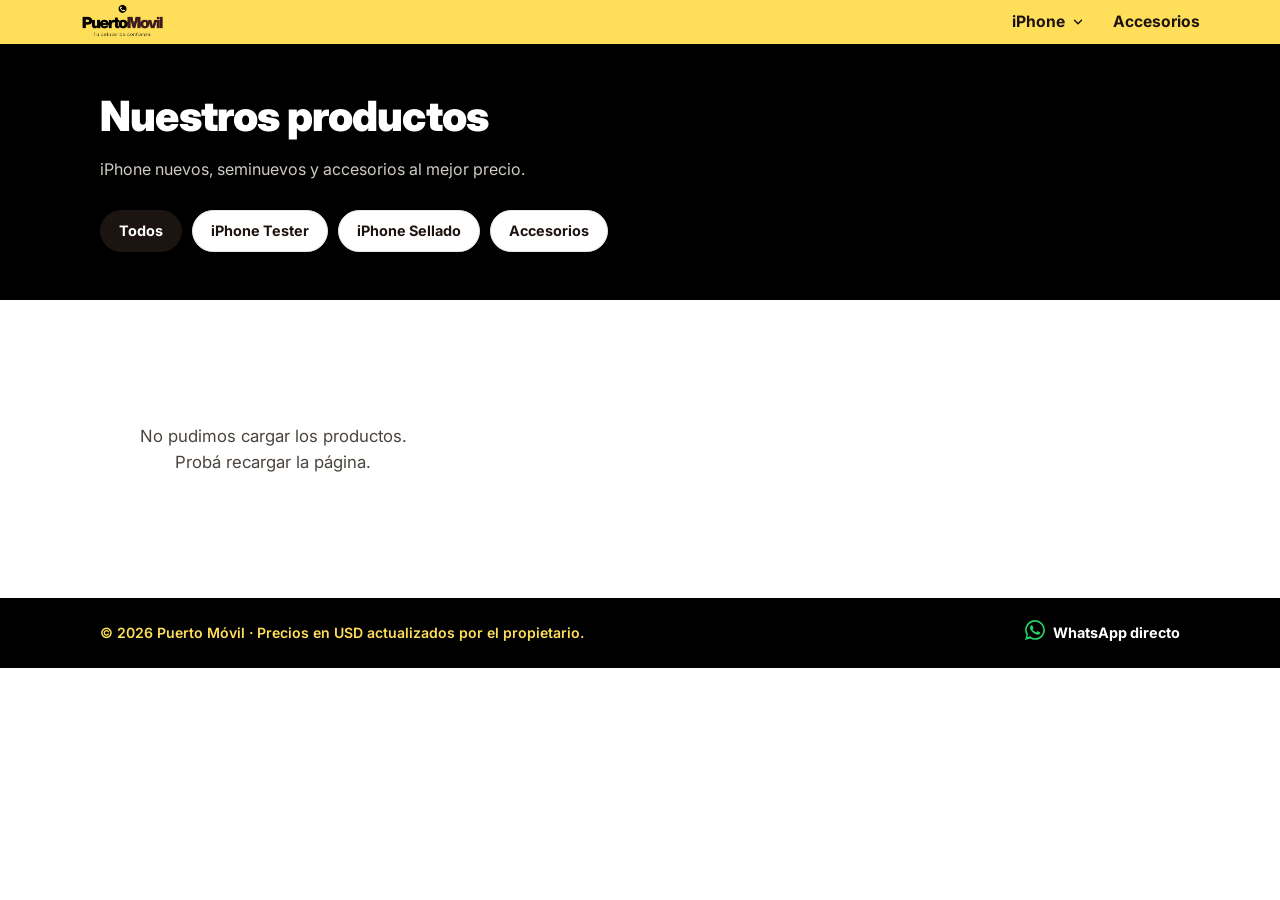
<file: productos.html>
<!DOCTYPE html>
<html lang="es" class="bg-background">
  <head>
    <meta charset="UTF-8" />
    <meta name="viewport" content="width=device-width, initial-scale=1.0" />
    <meta name="theme-color" content="#f7c948" />
    <title>Productos — Puerto Móvil</title>
    <meta
      name="description"
      content="iPhone Tester, iPhone sellados y accesorios. Precios en USD actualizados. Consultá por WhatsApp."
    />
    <link rel="icon" href="img/logo-puertomovil.png" />
    <link rel="stylesheet" href="css/styles.css" />
  </head>
  <body>
    <div id="header"></div>

    <section class="page-hero">
      <div class="container">
        <h1 id="pageTitle">Nuestros productos</h1>
        <p id="pageSubtitle">iPhone nuevos, seminuevos y accesorios al mejor precio.</p>
        <div class="filters" id="filters"></div>
      </div>
    </section>

    <section class="section">
      <div class="container">
        <div class="cards-grid" id="productsGrid"></div>
      </div>
    </section>

    <div id="footer"></div>

    <script defer src="js/app.js"></script>
  </body>
</html>
</file>
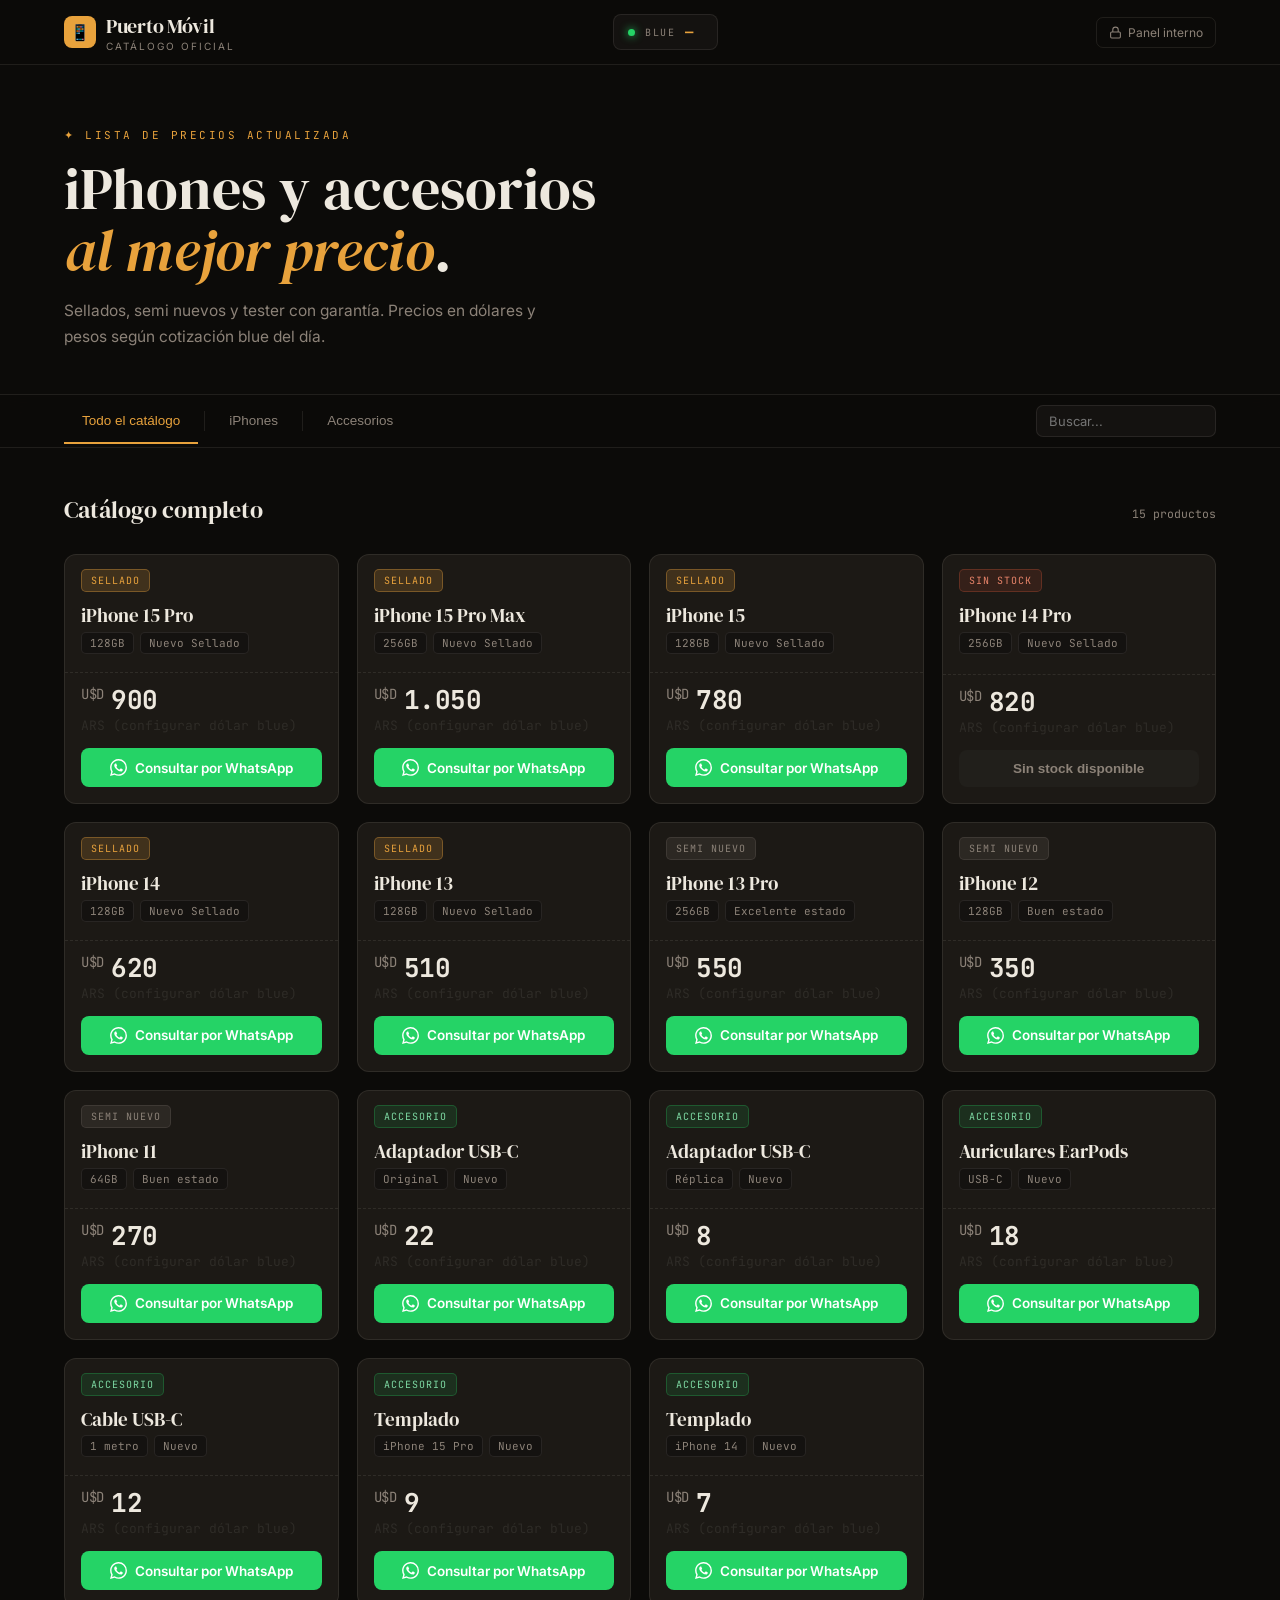
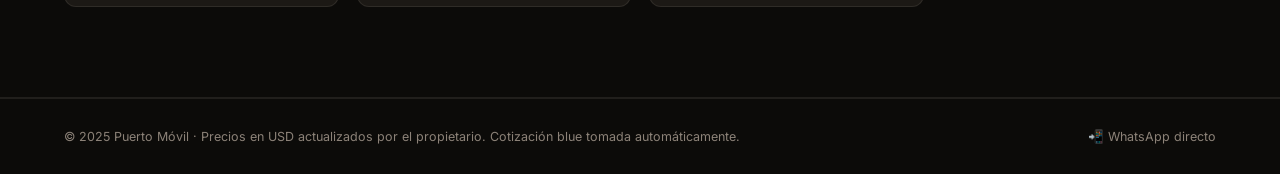
<file: viejoindice.html>
<!DOCTYPE html>
<html lang="es">
<head>
<meta charset="UTF-8">
<meta name="viewport" content="width=device-width, initial-scale=1.0">
<title>Puerto Móvil — Catálogo de Precios</title>
<link rel="preconnect" href="https://fonts.googleapis.com">
<link href="https://fonts.googleapis.com/css2?family=DM+Serif+Display:ital@0;1&family=Inter:wght@400;500;600;700&family=JetBrains+Mono:wght@400;500;700&display=swap" rel="stylesheet">
<style>
:root {
  --bg:      #0C0B09;
  --surf:    #141210;
  --card:    #1C1915;
  --card-hov:#211F1B;
  --border:  rgba(237,232,222,0.09);
  --text:    #EDE8DE;
  --sub:     #8C8278;
  --amber:   #E8A23C;
  --amber-dim:rgba(232,162,60,0.15);
  --green:   #25D366;
  --green-dark:#1a9e4d;
  --red:     #E85C3C;
  --radius:  12px;
}
*, *::before, *::after { box-sizing: border-box; margin: 0; padding: 0; }
html { scroll-behavior: smooth; }
body {
  background: var(--bg);
  color: var(--text);
  font-family: 'Inter', sans-serif;
  -webkit-font-smoothing: antialiased;
  min-height: 100vh;
}
::selection { background: var(--amber); color: #0C0B09; }
a { color: inherit; text-decoration: none; }

/* ── HEADER ── */
.site-header {
  position: sticky; top: 0; z-index: 50;
  background: rgba(12,11,9,0.88);
  backdrop-filter: blur(14px);
  border-bottom: 1px solid var(--border);
}
.header-inner {
  max-width: 1280px; margin: 0 auto;
  padding: 0 5vw;
  height: 64px;
  display: flex; align-items: center; justify-content: space-between; gap: 20px;
}
.logo {
  font-family: 'DM Serif Display', serif;
  font-size: 20px; letter-spacing: -0.3px;
  display: flex; align-items: center; gap: 10px;
  flex-shrink: 0;
}
.logo-icon {
  width: 32px; height: 32px;
  background: var(--amber);
  border-radius: 8px;
  display: flex; align-items: center; justify-content: center;
  font-size: 16px;
}
.logo-sub { font-size: 10px; font-family: 'Inter'; color: var(--sub); letter-spacing: 2px; text-transform: uppercase; }

/* Dolar ticker */
.dolar-ticker {
  background: var(--surf);
  border: 1px solid var(--border);
  border-radius: 8px;
  padding: 8px 14px;
  display: flex; align-items: center; gap: 10px;
  flex-shrink: 0;
}
.ticker-dot {
  width: 7px; height: 7px; border-radius: 50%;
  background: var(--green);
  box-shadow: 0 0 8px var(--green);
  animation: pulse 2.5s infinite;
}
@keyframes pulse {
  0%, 100% { opacity: 1; }
  50% { opacity: 0.4; }
}
.ticker-label {
  font-family: 'JetBrains Mono'; font-size: 10px;
  color: var(--sub); text-transform: uppercase; letter-spacing: 1.5px;
}
.ticker-val {
  font-family: 'JetBrains Mono'; font-size: 14px; font-weight: 700;
  color: var(--amber);
}
.ticker-date { font-family: 'JetBrains Mono'; font-size: 10px; color: var(--sub); }

/* Admin trigger */
.admin-trigger {
  background: none; border: 1px solid var(--border);
  color: var(--sub); font-size: 12px; font-family: 'Inter';
  padding: 7px 12px; border-radius: 7px; cursor: pointer;
  transition: .15s; flex-shrink: 0;
  display: flex; align-items: center; gap: 6px;
}
.admin-trigger:hover { border-color: var(--amber); color: var(--amber); }

/* ── HERO ── */
.hero {
  max-width: 1280px; margin: 0 auto;
  padding: 7vh 5vw 5vh;
  border-bottom: 1px solid var(--border);
}
.hero-tag {
  font-family: 'JetBrains Mono'; font-size: 11px;
  letter-spacing: 2.5px; text-transform: uppercase;
  color: var(--amber); margin-bottom: 16px;
}
.hero h1 {
  font-family: 'DM Serif Display', serif;
  font-size: clamp(32px, 5.5vw, 58px);
  line-height: 1.07; font-weight: 400;
  max-width: 700px;
}
.hero h1 em { font-style: italic; color: var(--amber); }
.hero-sub {
  margin-top: 16px; color: var(--sub);
  font-size: 15.5px; line-height: 1.65;
  max-width: 500px;
}

/* ── FILTERS ── */
.filters-bar {
  position: sticky; top: 64px; z-index: 40;
  background: rgba(12,11,9,0.92);
  backdrop-filter: blur(12px);
  border-bottom: 1px solid var(--border);
}
.filters-inner {
  max-width: 1280px; margin: 0 auto;
  padding: 0 5vw;
  display: flex; align-items: center; gap: 0;
  overflow-x: auto;
}
.filters-inner::-webkit-scrollbar { display: none; }
.cat-tab {
  padding: 14px 18px;
  font-size: 13.5px; font-weight: 500;
  color: var(--sub); cursor: pointer;
  border-bottom: 2px solid transparent;
  transition: .15s; white-space: nowrap;
  background: none; border-top: none; border-left: none; border-right: none;
}
.cat-tab:hover { color: var(--text); }
.cat-tab.active { color: var(--amber); border-bottom-color: var(--amber); }
.filter-sep { width: 1px; height: 20px; background: var(--border); flex-shrink: 0; margin: 0 6px; }
.search-wrap { margin-left: auto; padding: 10px 0; flex-shrink: 0; }
.search-wrap input {
  background: var(--surf); border: 1px solid var(--border);
  color: var(--text); font-family: 'Inter'; font-size: 13px;
  padding: 7px 12px; border-radius: 7px; width: 180px;
  transition: .15s;
}
.search-wrap input:focus { outline: none; border-color: var(--amber); width: 220px; }

/* ── CATALOG ── */
.catalog-wrap {
  max-width: 1280px; margin: 0 auto;
  padding: 5vh 5vw 10vh;
}
.section-head {
  display: flex; align-items: baseline; justify-content: space-between;
  margin-bottom: 28px; flex-wrap: wrap; gap: 8px;
}
.section-title {
  font-family: 'DM Serif Display'; font-size: 24px;
  display: flex; align-items: center; gap: 10px;
}
.section-count {
  font-family: 'JetBrains Mono'; font-size: 11.5px; color: var(--sub);
}
/* Sub filters (Sellados / Semi Nuevos) */
.sub-filters { display: flex; gap: 8px; margin-bottom: 26px; flex-wrap: wrap; }
.sub-chip {
  padding: 7px 14px; border-radius: 999px;
  border: 1px solid var(--border); background: none;
  color: var(--sub); font-size: 12.5px; cursor: pointer; transition: .15s;
}
.sub-chip.active, .sub-chip:hover {
  border-color: var(--amber); color: var(--amber);
  background: var(--amber-dim);
}

/* ── CARD ── */
.grid {
  display: grid;
  grid-template-columns: repeat(auto-fill, minmax(260px, 1fr));
  gap: 18px;
}
.card {
  background: var(--card); border: 1px solid var(--border);
  border-radius: var(--radius); overflow: hidden;
  transition: transform .2s, border-color .2s, background .2s;
  display: flex; flex-direction: column;
}
.card:hover {
  transform: translateY(-4px);
  border-color: rgba(232,162,60,0.35);
  background: var(--card-hov);
}
.card-badge-row {
  padding: 14px 16px 0;
  display: flex; gap: 7px; align-items: center;
}
.badge {
  font-family: 'JetBrains Mono'; font-size: 10px;
  letter-spacing: 1px; text-transform: uppercase;
  padding: 4px 9px; border-radius: 5px;
}
.badge-new  { background: rgba(232,162,60,0.18); color: var(--amber); border: 1px solid rgba(232,162,60,0.35); }
.badge-used { background: rgba(140,130,120,0.15); color: var(--sub);  border: 1px solid var(--border); }
.badge-acc  { background: rgba(37,211,102,0.12);  color: #7dd9a3;     border: 1px solid rgba(37,211,102,0.25); }
.badge-nostock { background: rgba(232,92,60,0.12); color: #e8846a; border: 1px solid rgba(232,92,60,0.25); }

.card-body { padding: 12px 16px 0; flex: 1; }
.card-name {
  font-family: 'DM Serif Display'; font-size: 19px;
  line-height: 1.2; margin-bottom: 5px;
}
.card-detail {
  font-size: 12.5px; color: var(--sub);
  display: flex; gap: 6px; flex-wrap: wrap; margin-bottom: 4px;
}
.card-detail span {
  background: var(--surf); border: 1px solid var(--border);
  padding: 3px 8px; border-radius: 5px;
  font-family: 'JetBrains Mono'; font-size: 11px;
}

.card-prices {
  padding: 14px 16px;
  border-top: 1px dashed var(--border);
  margin-top: 14px;
}
.price-usd {
  font-family: 'JetBrains Mono'; font-size: 26px; font-weight: 700;
  letter-spacing: -0.5px; line-height: 1;
  color: var(--text);
}
.price-usd sup { font-size: 14px; font-weight: 400; color: var(--sub); vertical-align: super; }
.price-ars {
  font-family: 'JetBrains Mono'; font-size: 13px;
  color: var(--sub); margin-top: 4px;
}
.price-ars strong { color: var(--text); }

.card-action { padding: 0 16px 16px; }
.wa-btn {
  display: flex; align-items: center; justify-content: center; gap: 8px;
  width: 100%; padding: 11px 0;
  background: var(--green); color: #fff; border: none;
  border-radius: 8px; font-size: 13.5px; font-weight: 600;
  cursor: pointer; transition: .15s; text-decoration: none;
}
.wa-btn:hover { background: var(--green-dark); }
.wa-btn svg { width: 17px; height: 17px; fill: #fff; flex-shrink: 0; }

/* Empty / loading states */
.empty-state {
  grid-column: 1/-1;
  text-align: center; padding: 8vh 20px;
  color: var(--sub); font-family: 'JetBrains Mono'; font-size: 13px;
}
.skeleton {
  background: linear-gradient(90deg, var(--card) 25%, var(--card-hov) 50%, var(--card) 75%);
  background-size: 200% 100%;
  animation: shimmer 1.4s infinite;
  border-radius: var(--radius); height: 240px;
}
@keyframes shimmer { 0% {background-position: 200% 0} 100% {background-position: -200% 0} }

/* ── SECTION DIVIDER ── */
.section-divider {
  max-width: 1280px; margin: 0 auto;
  padding: 0 5vw;
  border-top: 1px solid var(--border);
}

/* ── FOOTER ── */
footer {
  border-top: 1px solid var(--border);
  padding: 30px 5vw;
  max-width: 1280px; margin: 0 auto;
  display: flex; justify-content: space-between; align-items: center;
  flex-wrap: wrap; gap: 12px;
}
footer p { color: var(--sub); font-size: 12.5px; }
footer a { color: var(--sub); transition: .15s; }
footer a:hover { color: var(--amber); }

/* ── OVERLAY ── */
.overlay {
  position: fixed; inset: 0;
  background: rgba(0,0,0,0.7);
  backdrop-filter: blur(5px);
  display: none; align-items: center; justify-content: center;
  z-index: 200; padding: 20px;
}
.overlay.open { display: flex; }

/* ── MODAL ── */
.modal {
  background: var(--surf);
  border: 1px solid var(--border);
  border-radius: 16px;
  width: 100%; max-width: 520px;
  max-height: 90vh; overflow-y: auto;
  padding: 32px;
  position: relative;
}
.modal-close {
  position: absolute; top: 20px; right: 20px;
  background: none; border: none; color: var(--sub);
  font-size: 18px; cursor: pointer; line-height: 1;
}
.modal-close:hover { color: var(--text); }
.modal h3 {
  font-family: 'DM Serif Display'; font-size: 22px; margin-bottom: 6px;
}
.modal .hint { color: var(--sub); font-size: 13px; margin-bottom: 24px; line-height: 1.5; }
.modal label { display: block; font-size: 12px; color: var(--sub); margin: 16px 0 6px; text-transform: uppercase; letter-spacing: 1px; }
.modal input, .modal textarea {
  width: 100%; background: var(--card); border: 1px solid var(--border);
  color: var(--text); font-family: 'Inter'; font-size: 13.5px;
  padding: 10px 13px; border-radius: 8px; transition: .15s;
}
.modal input:focus, .modal textarea:focus { outline: none; border-color: var(--amber); }
.modal textarea { font-family: 'JetBrains Mono'; font-size: 12px; min-height: 130px; resize: vertical; }

.btn-primary {
  width: 100%; margin-top: 16px;
  background: var(--amber); color: #0C0B09;
  border: none; padding: 12px; border-radius: 8px;
  font-size: 14px; font-weight: 700; cursor: pointer; transition: .15s;
}
.btn-primary:hover { opacity: .88; }
.btn-ghost {
  width: 100%; margin-top: 10px;
  background: none; border: 1px solid var(--border); color: var(--sub);
  padding: 11px; border-radius: 8px; font-size: 13.5px; cursor: pointer; transition: .15s;
}
.btn-ghost:hover { border-color: var(--amber); color: var(--amber); }

.msg-ok  { color: #7dd9a3; font-size: 12.5px; margin-top: 10px; display: none; }
.msg-err { color: #e8846a; font-size: 12.5px; margin-top: 10px; display: none; }

/* Tabs */
.modal-tabs { display: flex; gap: 0; border-bottom: 1px solid var(--border); margin-bottom: 20px; }
.modal-tab {
  padding: 10px 16px; font-size: 13px; color: var(--sub);
  background: none; border: none; border-bottom: 2px solid transparent;
  cursor: pointer; transition: .15s; white-space: nowrap;
}
.modal-tab.active { color: var(--amber); border-bottom-color: var(--amber); }
.modal-panel { display: none; }
.modal-panel.active { display: block; }

.note-box {
  background: var(--card); border: 1px solid var(--border);
  border-radius: 8px; padding: 12px 14px;
  font-size: 12px; color: var(--sub); line-height: 1.7;
  margin-top: 12px;
}
.note-box b { color: var(--text); }
.note-box ol { padding-left: 16px; margin-top: 6px; }
.note-box ol li { margin-bottom: 4px; }

/* Admin table */
.admin-table { width: 100%; border-collapse: collapse; margin-top: 10px; font-size: 12.5px; }
.admin-table th {
  text-align: left; color: var(--sub); font-family: 'JetBrains Mono'; font-size: 10px;
  text-transform: uppercase; letter-spacing: 1px; padding: 6px 4px;
  border-bottom: 1px solid var(--border);
}
.admin-table td { padding: 5px 4px; border-bottom: 1px solid var(--border); }
.admin-table input, .admin-table select {
  background: var(--card); border: 1px solid var(--border); color: var(--text);
  padding: 6px 8px; border-radius: 6px; font-size: 12px; width: 100%;
}
.admin-table select { font-family: 'Inter'; }
.admin-table .del-btn {
  background: none; border: none; color: var(--sub); cursor: pointer; font-size: 15px; padding: 0 4px;
}
.admin-table .del-btn:hover { color: var(--red); }
.add-row-btn {
  margin-top: 10px; background: none; border: 1px dashed var(--border);
  color: var(--sub); font-size: 12.5px; padding: 9px;
  width: 100%; border-radius: 8px; cursor: pointer; transition: .15s;
}
.add-row-btn:hover { border-color: var(--amber); color: var(--amber); }

/* Responsive */
@media (max-width: 640px) {
  .header-inner { padding: 0 4vw; }
  .ticker-date { display: none; }
  .logo-sub { display: none; }
  .hero { padding: 6vh 4vw 4vh; }
  .catalog-wrap { padding: 4vh 4vw 8vh; }
  .modal { padding: 24px 20px; }
  .search-wrap input { width: 130px; }
  .search-wrap input:focus { width: 150px; }
}
</style>
</head>
<body>

<!-- HEADER -->
<header class="site-header">
  <div class="header-inner">
    <div class="logo">
      <div class="logo-icon">📱</div>
      <div>
        <div>Puerto Móvil</div>
        <div class="logo-sub">Catálogo Oficial</div>
      </div>
    </div>

    <div class="dolar-ticker" title="Cotización dólar blue actualizada">
      <div class="ticker-dot"></div>
      <span class="ticker-label">Blue</span>
      <span class="ticker-val" id="dolarVal">—</span>
      <span class="ticker-date" id="dolarDate"></span>
    </div>

    <button class="admin-trigger" id="openAdminBtn">
      <svg xmlns="http://www.w3.org/2000/svg" width="13" height="13" viewBox="0 0 24 24" fill="none" stroke="currentColor" stroke-width="2"><rect x="3" y="11" width="18" height="11" rx="2"/><path d="M7 11V7a5 5 0 0 1 10 0v4"/></svg>
      Panel interno
    </button>
  </div>
</header>

<!-- HERO -->
<section class="hero">
  <p class="hero-tag">✦ Lista de precios actualizada</p>
  <h1>iPhones y accesorios<br><em>al mejor precio</em>.</h1>
  <p class="hero-sub">Sellados, semi nuevos y tester con garantía. Precios en dólares y pesos según cotización blue del día.</p>
</section>

<!-- FILTERS -->
<div class="filters-bar">
  <div class="filters-inner">
    <button class="cat-tab active" data-cat="todos">Todo el catálogo</button>
    <div class="filter-sep"></div>
    <button class="cat-tab" data-cat="iphone">iPhones</button>
    <div class="filter-sep"></div>
    <button class="cat-tab" data-cat="accesorio">Accesorios</button>
    <div class="search-wrap">
      <input type="search" id="searchInput" placeholder="Buscar...">
    </div>
  </div>
</div>

<!-- SUB FILTERS (iPhones only) -->
<div id="subFiltersWrap" style="background:var(--bg); border-bottom:1px solid var(--border); display:none;">
  <div style="max-width:1280px; margin:0 auto; padding:10px 5vw;">
    <div class="sub-filters" id="subFiltersContainer">
      <!-- Se generan dinámicamente según el catálogo -->
    </div>
  </div>
</div>

<!-- CATALOG -->
<div class="catalog-wrap">
  <div class="section-head">
    <div class="section-title" id="sectionTitle">Catálogo completo</div>
    <span class="section-count" id="countText"></span>
  </div>
  <div class="grid" id="productGrid">
    <!-- skeleton -->
    <div class="skeleton"></div>
    <div class="skeleton"></div>
    <div class="skeleton"></div>
    <div class="skeleton"></div>
    <div class="skeleton"></div>
    <div class="skeleton"></div>
  </div>
</div>

<!-- FOOTER -->
<div style="border-top:1px solid var(--border);">
  <footer>
    <p>© 2025 Puerto Móvil · Precios en USD actualizados por el propietario. Cotización blue tomada automáticamente.</p>
    <p><a href="https://wa.me/5491169724846" target="_blank">📲 WhatsApp directo</a></p>
  </footer>
</div>

<!-- ══════════════ MODALS ══════════════ -->

<!-- LOGIN OVERLAY -->
<div class="overlay" id="loginOverlay">
  <div class="modal" style="max-width:380px;">
    <button class="modal-close" id="closeLoginBtn">✕</button>
    <h3>Panel interno</h3>
    <p class="hint">Acceso exclusivo del propietario de Puerto Móvil.</p>
    <label>Contraseña</label>
    <input type="password" id="passInput" placeholder="••••••••" autocomplete="current-password">
    <button class="btn-primary" id="loginBtn">Ingresar</button>
    <p class="msg-err" id="loginErr">Contraseña incorrecta.</p>
  </div>
</div>

<!-- ADMIN OVERLAY -->
<div class="overlay" id="adminOverlay">
  <div class="modal" style="max-width:700px;">
    <button class="modal-close" id="closeAdminBtn">✕</button>
    <h3>Editar catálogo de precios</h3>
    <p class="hint">Los cambios se ven al instante para todos los visitantes.</p>

    <div class="modal-tabs">
      <button class="modal-tab active" data-tab="sheets">Google Sheets</button>
      <button class="modal-tab" data-tab="manual">Edición manual</button>
      <button class="modal-tab" data-tab="csv">Pegar CSV / Excel</button>
    </div>

    <!-- TAB: GOOGLE SHEETS -->
    <div class="modal-panel active" id="tab-sheets">
      <label>URL de tu Google Sheet (publicada como CSV)</label>
      <input type="url" id="sheetsUrl" placeholder="https://docs.google.com/spreadsheets/d/.../pub?output=csv">
      <div class="note-box">
        <b>Cómo configurarlo (una sola vez):</b>
        <ol>
          <li>Abrí tu Google Sheet con los precios.</li>
          <li>Menú <b>Archivo → Compartir → Publicar en la web</b>.</li>
          <li>Elegí la hoja, formato <b>CSV</b> y hacé clic en <b>Publicar</b>.</li>
          <li>Copiá la URL que aparece y pegala arriba.</li>
          <li>Guardá. De ahí en más, cada vez que editás la planilla, la página se actualiza sola.</li>
        </ol>
        <br>
        <b>Columnas requeridas (en este orden):</b><br>
        Categoría · Nombre · Detalle · Estado · Precio USD · Stock<br>
        <i>Categoría: puede ser cualquier nombre. Si contiene la palabra "iphone" aparece en la pestaña iPhones. Si contiene "accesorio" en la pestaña Accesorios. Ejemplo: "iPhone Tester", "iPhone Sellado", "iPhone Semi Nuevo", "Accesorio".</i><br>
        <i>Stock: "Sí" o "No"</i>
      </div>
      <button class="btn-primary" id="saveSheetBtn">Guardar URL y recargar precios</button>
      <p class="msg-ok" id="sheetOk">✓ URL guardada. Recargando precios…</p>
      <p class="msg-err" id="sheetErr">No se pudo cargar la planilla. Revisá la URL y que esté publicada como CSV.</p>
    </div>

    <!-- TAB: MANUAL -->
    <div class="modal-panel" id="tab-manual">
      <div style="overflow-x:auto; margin-top:6px;">
        <table class="admin-table">
          <thead>
            <tr>
              <th style="min-width:130px">Categoría</th>
              <th style="min-width:150px">Nombre</th>
              <th style="min-width:100px">Detalle</th>
              <th style="min-width:120px">Estado</th>
              <th style="min-width:90px">USD</th>
              <th style="min-width:60px">Stock</th>
              <th></th>
            </tr>
          </thead>
          <tbody id="adminTbody"></tbody>
        </table>
      </div>
      <button class="add-row-btn" id="addRowBtn">+ Agregar producto</button>
      <button class="btn-primary" id="saveManualBtn">Guardar cambios</button>
      <p class="msg-ok" id="manualOk">✓ Guardado.</p>
    </div>

    <!-- TAB: CSV PASTE -->
    <div class="modal-panel" id="tab-csv">
      <label>Pegá datos copiados de Excel o Google Sheets</label>
      <textarea id="csvInput" placeholder="Categoría,Nombre,Detalle,Estado,Precio USD,Stock
iPhone Sellado,iPhone 15 Pro,256GB,Nuevo,900,Sí
Accesorio,Cable USB-C,Original Apple,—,18,Sí"></textarea>
      <div class="note-box">
        Columnas (en orden): <b>Categoría, Nombre, Detalle, Estado, Precio USD, Stock</b><br>
        Separador: coma o tabulación (copiado de Excel funciona directo).<br>
        Esto <b>reemplaza</b> toda la lista actual.
      </div>
      <button class="btn-primary" id="importCsvBtn">Reemplazar lista</button>
      <p class="msg-ok" id="csvOk">✓ Lista importada.</p>
      <p class="msg-err" id="csvErr">No se pudo leer el formato. Revisá las columnas.</p>
    </div>
  </div>
</div>

<!-- ══════════════ SCRIPT ══════════════ -->
<script>
// ── CONFIG ──
const WA_NUMBER = '5491169724846';
const STORAGE_KEY = 'pm_catalog_v1';
const SHEET_URL_KEY = 'pm_sheet_url';
const ADMIN_PASS = 'puertomovil2025'; // Cambiar acá

// ── STATE ──
let catalog = [];
let dolarBlue = null;
let activeCat = 'todos';
let activeSub = 'todos';

// ── DEMO DATA ──
const DEMO_DATA = [
  {cat:'iPhone Sellado',  nombre:'iPhone 15 Pro',       detalle:'128GB',   estado:'Nuevo Sellado',   precio:900,  stock:true},
  {cat:'iPhone Sellado',  nombre:'iPhone 15 Pro Max',    detalle:'256GB',   estado:'Nuevo Sellado',   precio:1050, stock:true},
  {cat:'iPhone Sellado',  nombre:'iPhone 15',            detalle:'128GB',   estado:'Nuevo Sellado',   precio:780,  stock:true},
  {cat:'iPhone Sellado',  nombre:'iPhone 14 Pro',        detalle:'256GB',   estado:'Nuevo Sellado',   precio:820,  stock:false},
  {cat:'iPhone Sellado',  nombre:'iPhone 14',            detalle:'128GB',   estado:'Nuevo Sellado',   precio:620,  stock:true},
  {cat:'iPhone Sellado',  nombre:'iPhone 13',            detalle:'128GB',   estado:'Nuevo Sellado',   precio:510,  stock:true},
  {cat:'iPhone Semi Nuevo',nombre:'iPhone 13 Pro',       detalle:'256GB',   estado:'Excelente estado',precio:550,  stock:true},
  {cat:'iPhone Semi Nuevo',nombre:'iPhone 12',           detalle:'128GB',   estado:'Buen estado',     precio:350,  stock:true},
  {cat:'iPhone Semi Nuevo',nombre:'iPhone 11',           detalle:'64GB',    estado:'Buen estado',     precio:270,  stock:true},
  {cat:'Accesorio',        nombre:'Adaptador USB-C',     detalle:'Original',estado:'Nuevo',           precio:22,   stock:true},
  {cat:'Accesorio',        nombre:'Adaptador USB-C',     detalle:'Réplica', estado:'Nuevo',           precio:8,    stock:true},
  {cat:'Accesorio',        nombre:'Auriculares EarPods', detalle:'USB-C',   estado:'Nuevo',           precio:18,   stock:true},
  {cat:'Accesorio',        nombre:'Cable USB-C',         detalle:'1 metro', estado:'Nuevo',           precio:12,   stock:true},
  {cat:'Accesorio',        nombre:'Templado',            detalle:'iPhone 15 Pro',estado:'Nuevo',      precio:9,    stock:true},
  {cat:'Accesorio',        nombre:'Templado',            detalle:'iPhone 14',    estado:'Nuevo',      precio:7,    stock:true},
];

// ── FIX SHEETS URL ──
// Convierte cualquier URL de Google Sheets a la URL de exportación CSV correcta
function fixSheetsUrl(url) {
  if (!url) return url;
  // Ya es URL de CSV → no tocar
  if (url.includes('output=csv') || url.includes('format=csv')) return url;
  // Extraer el ID de la planilla
  const idMatch = url.match(/spreadsheets\/d\/([a-zA-Z0-9_-]+)/);
  if (!idMatch) return url; // URL desconocida, devolver tal cual
  const id = idMatch[1];
  const gidMatch = url.match(/gid=(\d+)/);
  const gid = gidMatch ? gidMatch[1] : '0';
  // Usar endpoint de exportación (más confiable que /pub)
  return `https://docs.google.com/spreadsheets/d/${id}/export?format=csv&gid=${gid}`;
}


async function fetchDolar() {
  const APIs = [
    'https://dolarapi.com/v1/dolares/blue',
    'https://api.argentinadatos.com/v1/cotizaciones/dolares/blue'
  ];
  for (const url of APIs) {
    try {
      const r = await fetch(url);
      if (!r.ok) continue;
      const d = await r.json();
      const venta = d.venta || d.sell;
      if (venta) { dolarBlue = venta; return; }
    } catch {}
  }
}

function renderDolar() {
  const valEl   = document.getElementById('dolarVal');
  const dateEl  = document.getElementById('dolarDate');
  if (dolarBlue) {
    valEl.textContent  = '$' + dolarBlue.toLocaleString('es-AR');
    dateEl.textContent = new Date().toLocaleDateString('es-AR', {day:'2-digit', month:'short'});
  } else {
    valEl.textContent  = '—';
    dateEl.textContent = '';
  }
}

function toARS(usd) {
  if (!dolarBlue || !usd) return null;
  return Math.round(usd * dolarBlue);
}
function fmtARS(n) {
  return n.toLocaleString('es-AR');
}

// ── SUB FILTERS DINÁMICOS ──
function renderSubFilters() {
  const container = document.getElementById('subFiltersContainer');
  if (!container) return;
  // Obtener sub-categorías únicas de iPhones
  const iphoneCats = [...new Set(
    catalog
      .filter(i => i.cat.toLowerCase().includes('iphone'))
      .map(i => i.cat)
  )];
  let html = `<button class="sub-chip active" data-sub="todos">Todos</button>`;
  iphoneCats.forEach(cat => {
    // Usar la última palabra como etiqueta corta (ej: "iPhone Tester" → "Tester")
    const label = cat.replace(/iphone\s*/i, '').trim() || cat;
    html += `<button class="sub-chip" data-sub="${cat.toLowerCase()}">${label || cat}</button>`;
  });
  container.innerHTML = html;
  // Re-bindear eventos
  container.querySelectorAll('.sub-chip').forEach(chip => {
    chip.addEventListener('click', () => {
      container.querySelectorAll('.sub-chip').forEach(c => c.classList.remove('active'));
      chip.classList.add('active');
      activeSub = chip.dataset.sub;
      renderGrid();
    });
  });
}


async function loadCatalog() {
  // Try Google Sheets first
  const rawUrl = localStorage.getItem(SHEET_URL_KEY);
  if (rawUrl) {
    const sheetUrl = fixSheetsUrl(rawUrl);
    try {
      const r = await fetch(sheetUrl + (sheetUrl.includes('?') ? '&ts=' : '?ts=') + Date.now());
      if (r.ok) {
        const text = await r.text();
        const parsed = parseCSV(text);
        if (parsed.length) { catalog = parsed; renderSubFilters(); renderGrid(); return; }
      }
    } catch {}
  }
  // Try local storage
  try {
    const saved = localStorage.getItem(STORAGE_KEY);
    if (saved) { catalog = JSON.parse(saved); renderSubFilters(); renderGrid(); return; }
  } catch {}
  // Demo data
  catalog = DEMO_DATA;
  renderSubFilters();
  renderGrid();
}

function parseCSV(text) {
  const lines = text.split('\n').map(l => l.trim()).filter(Boolean);
  if (!lines.length) return [];
  const sep = lines[0].includes('\t') ? '\t' : ',';
  let start = 0;
  if (/categoría|categoria|nombre/i.test(lines[0])) start = 1;
  const result = [];
  for (let i = start; i < lines.length; i++) {
    const cols = lines[i].split(sep).map(c => c.trim().replace(/^"|"$/g,''));
    if (cols.length < 5) continue;
    const [cat, nombre, detalle, estado, precioRaw, stockRaw] = cols;
    const precio = Number(String(precioRaw).replace(/[^\d.]/g,''));
    if (!precio && precio !== 0) continue;
    result.push({
      cat:    cat || 'Accesorio',
      nombre: nombre || '',
      detalle:detalle || '',
      estado: estado || '',
      precio,
      stock:  !stockRaw || /^(s|si|sí|yes|1|true)/i.test(stockRaw.trim())
    });
  }
  return result;
}

function saveCatalog() {
  try { localStorage.setItem(STORAGE_KEY, JSON.stringify(catalog)); } catch {}
}

// ── RENDERING ──
function getFilteredItems() {
  const q = document.getElementById('searchInput').value.trim().toLowerCase();
  return catalog.filter(item => {
    const catNorm = item.cat.toLowerCase();
    const catMatch =
      activeCat === 'todos' ||
      (activeCat === 'iphone'    && catNorm.includes('iphone')) ||
      (activeCat === 'accesorio' && catNorm.includes('accesorio'));
    // Sub-filtro: "todos" muestra todo, o coincide con el nombre completo de categoría
    const subMatch =
      activeSub === 'todos' ||
      catNorm === activeSub;
    const qMatch = !q ||
      item.nombre.toLowerCase().includes(q) ||
      item.detalle.toLowerCase().includes(q) ||
      item.cat.toLowerCase().includes(q);
    return catMatch && subMatch && qMatch;
  });
}

function getWALink(nombre, detalle) {
  const msg = encodeURIComponent(`¡Hola! Estoy interesado en el ${nombre}${detalle ? ' ' + detalle : ''}.`);
  return `https://wa.me/${WA_NUMBER}?text=${msg}`;
}

function getBadge(item) {
  const c = item.cat.toLowerCase();
  if (!item.stock) return `<span class="badge badge-nostock">Sin stock</span>`;
  if (!c.includes('iphone') && !c.includes('accesorio')) {
    // Categoría desconocida: mostrar tal cual
    return `<span class="badge badge-used">${item.cat}</span>`;
  }
  if (c.includes('accesorio')) return `<span class="badge badge-acc">Accesorio</span>`;
  // iPhone: mostrar el sub-tipo (todo lo que viene después de "iphone")
  const sub = item.cat.replace(/iphone\s*/i, '').trim();
  if (!sub) return `<span class="badge badge-new">iPhone</span>`;
  if (c.includes('sellado')) return `<span class="badge badge-new">${sub}</span>`;
  return `<span class="badge badge-used">${sub}</span>`;
}

function renderCard(item) {
  const ars = toARS(item.precio);
  const arsHtml = ars
    ? `<div class="price-ars">≈ <strong>$${fmtARS(ars)}</strong> ARS</div>`
    : `<div class="price-ars" style="color:var(--border)">ARS (configurar dólar blue)</div>`;

  const detailBadges = [item.detalle, item.estado]
    .filter(Boolean)
    .map(d => `<span>${d}</span>`)
    .join('');

  return `<div class="card">
    <div class="card-badge-row">${getBadge(item)}</div>
    <div class="card-body">
      <div class="card-name">${item.nombre}</div>
      <div class="card-detail">${detailBadges}</div>
    </div>
    <div class="card-prices">
      <div class="price-usd"><sup>U$D </sup>${item.precio.toLocaleString('es-AR')}</div>
      ${arsHtml}
    </div>
    <div class="card-action">
      ${item.stock
        ? `<a class="wa-btn" href="${getWALink(item.nombre, item.detalle)}" target="_blank" rel="noopener">
            <svg viewBox="0 0 24 24" xmlns="http://www.w3.org/2000/svg"><path d="M17.472 14.382c-.297-.149-1.758-.867-2.03-.967-.273-.099-.471-.148-.67.15-.197.297-.767.966-.94 1.164-.173.199-.347.223-.644.075-.297-.15-1.255-.463-2.39-1.475-.883-.788-1.48-1.761-1.653-2.059-.173-.297-.018-.458.13-.606.134-.133.298-.347.446-.52.149-.174.198-.298.298-.497.099-.198.05-.371-.025-.52-.075-.149-.669-1.612-.916-2.207-.242-.579-.487-.5-.669-.51-.173-.008-.371-.01-.57-.01-.198 0-.52.074-.792.372-.272.297-1.04 1.016-1.04 2.479 0 1.462 1.065 2.875 1.213 3.074.149.198 2.096 3.2 5.077 4.487.709.306 1.262.489 1.694.625.712.227 1.36.195 1.871.118.571-.085 1.758-.719 2.006-1.413.248-.694.248-1.289.173-1.413-.074-.124-.272-.198-.57-.347m-5.421 7.403h-.004a9.87 9.87 0 01-5.031-1.378l-.361-.214-3.741.982.998-3.648-.235-.374a9.86 9.86 0 01-1.51-5.26c.001-5.45 4.436-9.884 9.888-9.884 2.64 0 5.122 1.03 6.988 2.898a9.825 9.825 0 012.893 6.994c-.003 5.45-4.437 9.884-9.885 9.884m8.413-18.297A11.815 11.815 0 0012.05 0C5.495 0 .16 5.335.157 11.892c0 2.096.547 4.142 1.588 5.945L.057 24l6.305-1.654a11.882 11.882 0 005.683 1.448h.005c6.554 0 11.89-5.335 11.893-11.893a11.821 11.821 0 00-3.48-8.413z"/></svg>
            Consultar por WhatsApp
           </a>`
        : `<button class="wa-btn" disabled style="background:var(--card-hov);color:var(--sub);cursor:default;">Sin stock disponible</button>`
      }
    </div>
  </div>`;
}

function renderGrid() {
  const items = getFilteredItems();
  const grid = document.getElementById('productGrid');
  const countEl = document.getElementById('countText');
  const titleEl = document.getElementById('sectionTitle');

  // Section title
  const titles = {todos:'Catálogo completo', iphone:'iPhones', accesorio:'Accesorios'};
  titleEl.textContent = titles[activeCat] || 'Catálogo';

  countEl.textContent = `${items.length} producto${items.length !== 1 ? 's' : ''}`;

  if (!items.length) {
    grid.innerHTML = `<div class="empty-state">No hay productos que coincidan con tu búsqueda.</div>`;
    return;
  }
  grid.innerHTML = items.map(renderCard).join('');
}

// ── FILTERS ──
document.querySelectorAll('.cat-tab').forEach(btn => {
  btn.addEventListener('click', () => {
    document.querySelectorAll('.cat-tab').forEach(b => b.classList.remove('active'));
    btn.classList.add('active');
    activeCat = btn.dataset.cat;
    activeSub = 'todos';
    // Resetear sub-chip activo al "Todos"
    const subContainer = document.getElementById('subFiltersContainer');
    if (subContainer) {
      subContainer.querySelectorAll('.sub-chip').forEach(c => c.classList.toggle('active', c.dataset.sub === 'todos'));
    }
    const wrap = document.getElementById('subFiltersWrap');
    wrap.style.display = activeCat === 'iphone' ? 'block' : 'none';
    renderGrid();
  });
});

// Sub-chip listeners are bound dynamically in renderSubFilters()

document.getElementById('searchInput').addEventListener('input', renderGrid);

// ── ADMIN MODAL ──
let adminUnlocked = false;

document.getElementById('openAdminBtn').addEventListener('click', () => {
  if (adminUnlocked) {
    renderAdminTable();
    document.getElementById('sheetsUrl').value = localStorage.getItem(SHEET_URL_KEY) || '';
    document.getElementById('adminOverlay').classList.add('open');
  } else {
    document.getElementById('loginOverlay').classList.add('open');
    setTimeout(() => document.getElementById('passInput').focus(), 100);
  }
});

document.getElementById('closeLoginBtn').addEventListener('click', () => {
  document.getElementById('loginOverlay').classList.remove('open');
});
document.getElementById('closeAdminBtn').addEventListener('click', () => {
  document.getElementById('adminOverlay').classList.remove('open');
});

document.getElementById('passInput').addEventListener('keydown', e => {
  if (e.key === 'Enter') document.getElementById('loginBtn').click();
});

document.getElementById('loginBtn').addEventListener('click', () => {
  const val = document.getElementById('passInput').value;
  if (val === ADMIN_PASS) {
    adminUnlocked = true;
    document.getElementById('loginOverlay').classList.remove('open');
    document.getElementById('loginErr').style.display = 'none';
    document.getElementById('sheetsUrl').value = localStorage.getItem(SHEET_URL_KEY) || '';
    renderAdminTable();
    document.getElementById('adminOverlay').classList.add('open');
  } else {
    document.getElementById('loginErr').style.display = 'block';
  }
});

// Close overlays on bg click
['loginOverlay','adminOverlay'].forEach(id => {
  document.getElementById(id).addEventListener('click', e => {
    if (e.target === e.currentTarget) e.currentTarget.classList.remove('open');
  });
});

// ── MODAL TABS ──
document.querySelectorAll('.modal-tab').forEach(tab => {
  tab.addEventListener('click', () => {
    document.querySelectorAll('.modal-tab').forEach(t => t.classList.remove('active'));
    document.querySelectorAll('.modal-panel').forEach(p => p.classList.remove('active'));
    tab.classList.add('active');
    document.getElementById('tab-' + tab.dataset.tab).classList.add('active');
  });
});

// ── GOOGLE SHEETS ──
document.getElementById('saveSheetBtn').addEventListener('click', async () => {
  const rawUrl = document.getElementById('sheetsUrl').value.trim();
  const okEl  = document.getElementById('sheetOk');
  const errEl = document.getElementById('sheetErr');
  okEl.style.display = errEl.style.display = 'none';
  if (!rawUrl) { errEl.textContent = 'Ingresá una URL.'; errEl.style.display = 'block'; return; }

  const url = fixSheetsUrl(rawUrl); // ← auto-corregir URL
  try {
    const r = await fetch(url + (url.includes('?') ? '&ts=' : '?ts=') + Date.now());
    if (!r.ok) throw new Error(`HTTP ${r.status}`);
    const text = await r.text();
    // Detectar si nos devolvieron HTML en lugar de CSV
    if (text.trim().startsWith('<!') || text.trim().startsWith('<html')) {
      throw new Error('La URL devuelve HTML, no CSV. Revisá los pasos de publicación.');
    }
    const parsed = parseCSV(text);
    if (!parsed.length) throw new Error('Sin datos válidos');
    localStorage.setItem(SHEET_URL_KEY, rawUrl); // guardar URL original
    catalog = parsed;
    saveCatalog();
    renderSubFilters();
    okEl.style.display = 'block';
    setTimeout(() => {
      document.getElementById('adminOverlay').classList.remove('open');
      renderGrid();
    }, 1200);
  } catch (e) {
    errEl.textContent = `No se pudo cargar la planilla. ${e.message || ''}. Verificá que esté publicada como CSV (Archivo → Compartir → Publicar en la web → CSV).`;
    errEl.style.display = 'block';
  }
});

// ── MANUAL TABLE ──
function renderAdminTable() {
  const tbody = document.getElementById('adminTbody');
  tbody.innerHTML = '';
  catalog.forEach((item, i) => {
    const tr = document.createElement('tr');
    tr.innerHTML = `
      <td>
        <input data-f="cat" value="${esc(item.cat)}" placeholder="ej: iPhone Tester">
      </td>
      <td><input data-f="nombre" value="${esc(item.nombre)}"></td>
      <td><input data-f="detalle" value="${esc(item.detalle)}"></td>
      <td><input data-f="estado" value="${esc(item.estado)}"></td>
      <td><input data-f="precio" type="number" value="${item.precio}" min="0"></td>
      <td>
        <select data-f="stock">
          <option value="true"${item.stock  ? ' selected' : ''}>Sí</option>
          <option value="false"${!item.stock ? ' selected' : ''}>No</option>
        </select>
      </td>
      <td><button class="del-btn" data-i="${i}">✕</button></td>
    `;
    tbody.appendChild(tr);
  });
  tbody.querySelectorAll('.del-btn').forEach(btn => {
    btn.addEventListener('click', () => {
      catalog.splice(Number(btn.dataset.i), 1);
      renderAdminTable();
    });
  });
}

function esc(s){ return String(s||'').replace(/&/g,'&amp;').replace(/"/g,'&quot;').replace(/</g,'&lt;'); }

document.getElementById('addRowBtn').addEventListener('click', () => {
  catalog.push({cat:'iPhone Sellado', nombre:'Nuevo producto', detalle:'', estado:'Nuevo', precio:0, stock:true});
  renderAdminTable();
  document.getElementById('adminTbody').lastElementChild?.scrollIntoView({behavior:'smooth'});
});

document.getElementById('saveManualBtn').addEventListener('click', () => {
  const rows = document.querySelectorAll('#adminTbody tr');
  const newCat = [];
  rows.forEach(row => {
    const g = f => row.querySelector(`[data-f="${f}"]`).value;
    newCat.push({
      cat:     g('cat'),
      nombre:  g('nombre'),
      detalle: g('detalle'),
      estado:  g('estado'),
      precio:  Number(g('precio')) || 0,
      stock:   g('stock') === 'true'
    });
  });
  catalog = newCat;
  saveCatalog();
  renderSubFilters();
  renderGrid();
  const ok = document.getElementById('manualOk');
  ok.style.display = 'block';
  setTimeout(() => ok.style.display = 'none', 2000);
});

// ── CSV PASTE ──
document.getElementById('importCsvBtn').addEventListener('click', () => {
  const raw = document.getElementById('csvInput').value.trim();
  const ok  = document.getElementById('csvOk');
  const err = document.getElementById('csvErr');
  ok.style.display = err.style.display = 'none';
  if (!raw) { err.textContent = 'Pegá datos primero.'; err.style.display = 'block'; return; }
  const parsed = parseCSV(raw);
  if (!parsed.length) { err.textContent = 'No se pudo interpretar el formato.'; err.style.display = 'block'; return; }
  catalog = parsed;
  saveCatalog();
  renderSubFilters();
  renderGrid();
  renderAdminTable();
  ok.style.display = 'block';
  setTimeout(() => ok.style.display = 'none', 2000);
});

// ── INIT ──
async function init() {
  await fetchDolar();
  renderDolar();
  await loadCatalog();
  // Refresh dólar every 30 min
  setInterval(async () => { await fetchDolar(); renderDolar(); renderGrid(); }, 30 * 60 * 1000);
}

init();
</script>
</body>
</html>
</file>
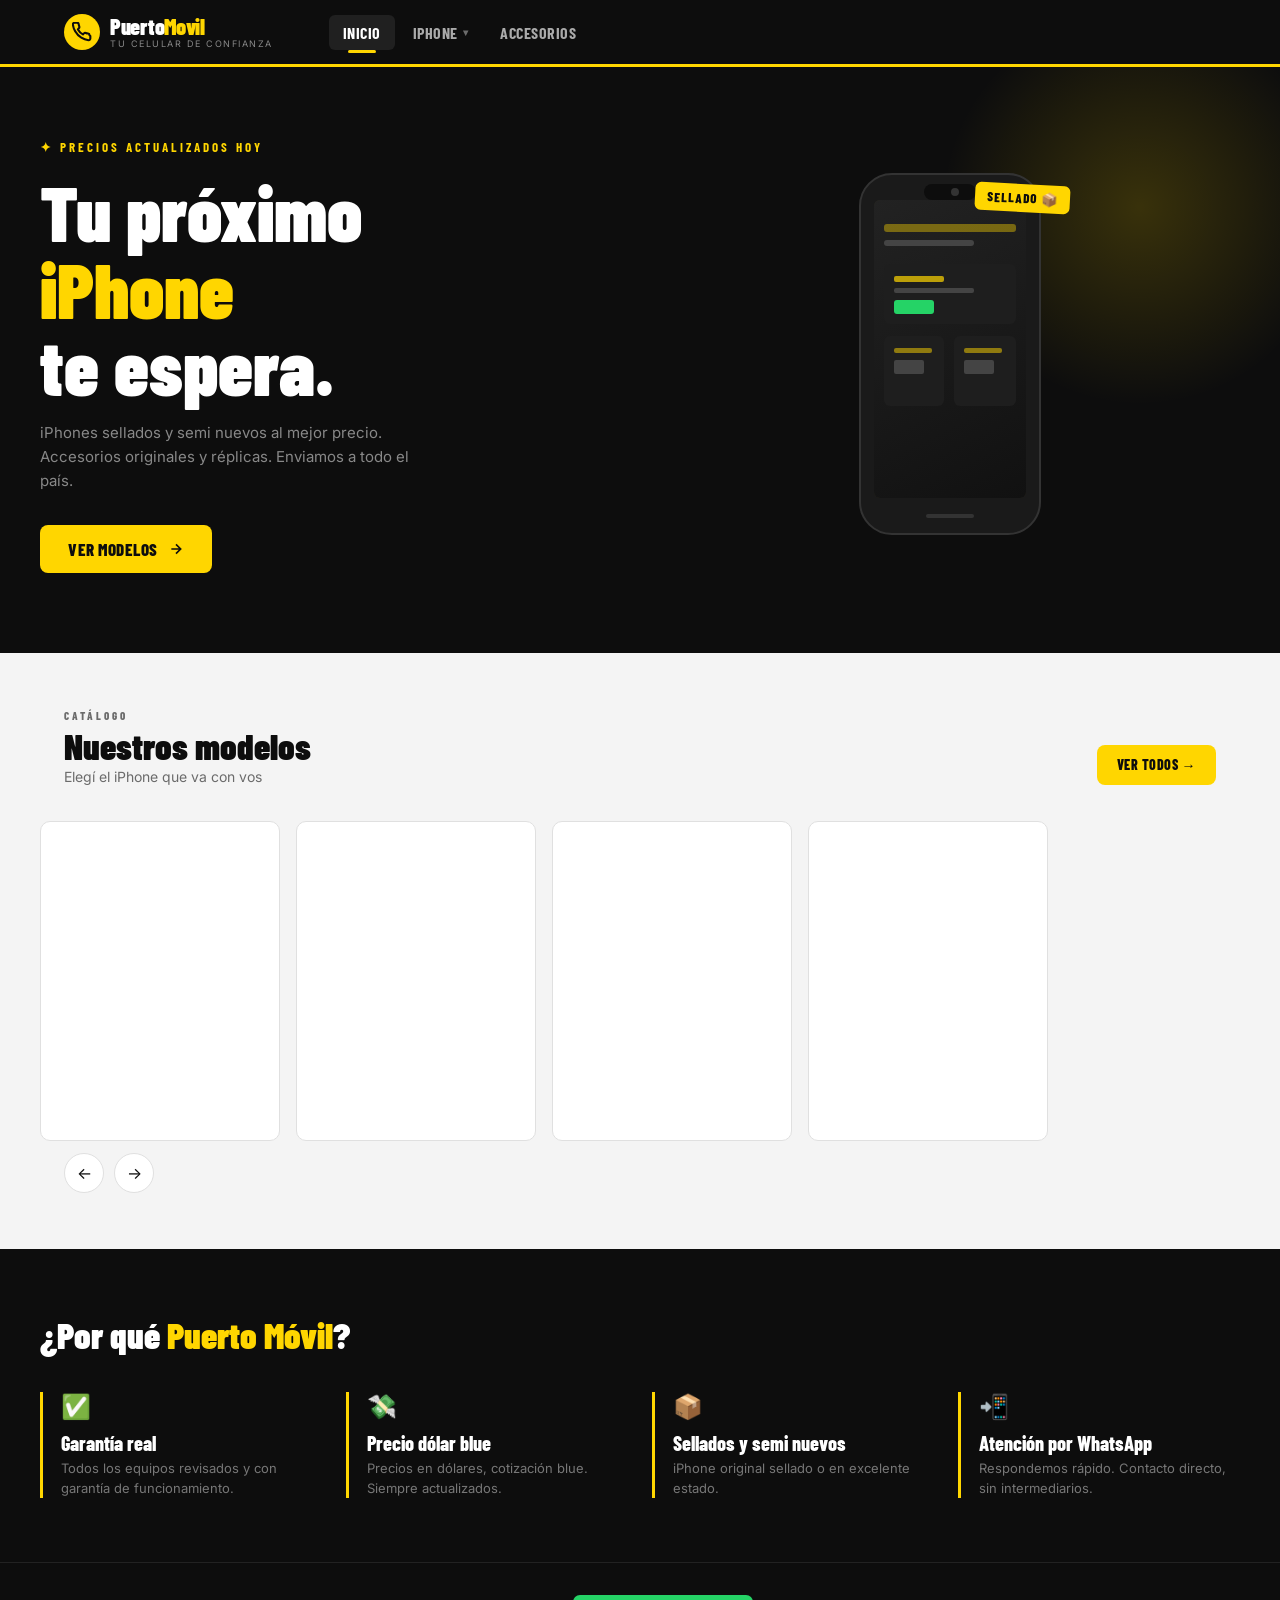
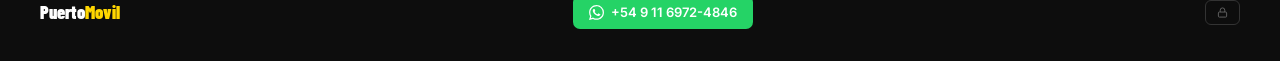
<file: indices viejos/index3.html>
<!DOCTYPE html>
<html lang="es">
<head>
<meta charset="UTF-8">
<meta name="viewport" content="width=device-width, initial-scale=1.0">
<title>Puerto Móvil — Tu celular de confianza</title>
<link rel="preconnect" href="https://fonts.googleapis.com">
<link href="https://fonts.googleapis.com/css2?family=Barlow+Condensed:wght@400;600;700;800;900&family=Inter:wght@400;500;600;700&display=swap" rel="stylesheet">
<style>
:root{
  --y:#FFD600;
  --yd:#E5C400;
  --bk:#0D0D0D;
  --br:#3D1810;
  --wh:#FFFFFF;
  --bg:#F4F4F4;
  --card:#FFFFFF;
  --sub:#6B6B6B;
  --border:#E0E0E0;
  --green:#25D366;
  --greend:#1aa350;
  --r:10px;
}
*,*::before,*::after{box-sizing:border-box;margin:0;padding:0}
html{scroll-behavior:smooth}
body{background:var(--bg);color:var(--bk);font-family:'Inter',sans-serif;-webkit-font-smoothing:antialiased;min-height:100vh}
::selection{background:var(--y);color:var(--bk)}
img{display:block;max-width:100%}
button{cursor:pointer;font-family:'Inter',sans-serif}
a{color:inherit;text-decoration:none}

/* ─── HEADER ─── */
.header{
  background:var(--bk);
  position:sticky;top:0;z-index:100;
  border-bottom:3px solid var(--y);
}
.header-inner{
  max-width:1200px;margin:0 auto;
  padding:0 24px;height:64px;
  display:flex;align-items:center;justify-content:space-between;gap:24px;
}

/* Logo CSS */
.logo{display:flex;align-items:center;gap:10px;flex-shrink:0}
.logo-mark{
  width:36px;height:36px;border-radius:50%;
  background:var(--y);
  display:flex;align-items:center;justify-content:center;
  flex-shrink:0;
}
.logo-mark svg{width:20px;height:20px}
.logo-wordmark{line-height:1;font-family:'Barlow Condensed',sans-serif;font-weight:900;font-size:22px;letter-spacing:-0.3px}
.logo-wordmark span:first-child{color:var(--wh)}
.logo-wordmark span:last-child{color:var(--y)}
.logo-tag{font-size:9px;color:#888;text-transform:uppercase;letter-spacing:1.5px;margin-top:1px;font-family:'Inter'}

/* Nav */
.nav{display:flex;align-items:center;gap:4px;flex:1;padding-left:32px}
.nav-btn{
  background:none;border:none;color:#aaa;
  font-family:'Barlow Condensed',sans-serif;font-weight:700;font-size:16px;
  letter-spacing:0.5px;text-transform:uppercase;
  padding:8px 14px;border-radius:6px;
  transition:.15s;position:relative;
  display:flex;align-items:center;gap:5px;
}
.nav-btn:hover,.nav-btn.active{color:var(--wh);background:rgba(255,255,255,0.08)}
.nav-btn.active::after{
  content:'';position:absolute;bottom:-3px;left:50%;transform:translateX(-50%);
  width:28px;height:3px;background:var(--y);border-radius:2px;
}
.nav-arr{font-size:10px;opacity:.6}

/* Dropdown */
.dropdown-wrap{position:relative}
.dropdown-menu{
  position:absolute;top:calc(100% + 10px);left:0;
  background:var(--bk);border:1px solid #333;border-radius:8px;
  padding:6px;min-width:180px;
  opacity:0;pointer-events:none;transform:translateY(-4px);
  transition:.15s;z-index:200;
}
.dropdown-wrap:hover .dropdown-menu,
.dropdown-wrap.open .dropdown-menu{opacity:1;pointer-events:all;transform:none}
.dd-item{
  display:block;width:100%;text-align:left;
  background:none;border:none;color:#bbb;
  font-family:'Barlow Condensed';font-weight:600;font-size:15px;
  text-transform:uppercase;letter-spacing:0.5px;
  padding:9px 14px;border-radius:6px;transition:.1s;
}
.dd-item:hover{background:rgba(255,214,0,0.15);color:var(--y)}
.dd-item.all{color:var(--y)}

/* Dólar ticker */
.dolar-pill{
  background:rgba(255,255,255,0.07);
  border:1px solid #333;border-radius:8px;
  padding:6px 12px;
  display:flex;align-items:center;gap:8px;
  flex-shrink:0;
}
.dolar-dot{width:6px;height:6px;border-radius:50%;background:var(--green);box-shadow:0 0 6px var(--green);animation:blink 2s infinite}
@keyframes blink{0%,100%{opacity:1}50%{opacity:.3}}
.dolar-label{font-family:'Barlow Condensed';font-size:11px;font-weight:700;letter-spacing:2px;text-transform:uppercase;color:#666}
.dolar-val{font-family:'Barlow Condensed';font-size:17px;font-weight:800;color:var(--y)}

/* Admin btn */
.admin-btn{
  background:none;border:1px solid #333;color:#666;
  font-size:11px;padding:6px 11px;border-radius:6px;
  display:flex;align-items:center;gap:5px;transition:.15s;flex-shrink:0;
}
.admin-btn:hover{border-color:var(--y);color:var(--y)}

/* ─── PAGES ─── */
.page{display:none}
.page.active{display:block}

/* ─── HOME ─── */

/* Hero */
.hero{
  background:var(--bk);
  padding:72px 24px 80px;
  position:relative;overflow:hidden;
}
.hero::before{
  content:"";position:absolute;top:-60px;right:-60px;
  width:400px;height:400px;border-radius:50%;
  background:radial-gradient(circle,rgba(255,214,0,0.18),transparent 70%);
  pointer-events:none;
}
.hero-inner{max-width:1200px;margin:0 auto;display:grid;grid-template-columns:1fr 1fr;align-items:center;gap:40px}
.hero-eyebrow{
  font-family:'Barlow Condensed';font-weight:700;font-size:13px;
  text-transform:uppercase;letter-spacing:3px;color:var(--y);margin-bottom:18px;
}
.hero h1{
  font-family:'Barlow Condensed',sans-serif;font-weight:900;
  font-size:clamp(48px,6vw,80px);line-height:1;color:var(--wh);
}
.hero h1 em{color:var(--y);font-style:normal}
.hero-sub{color:#888;font-size:15px;line-height:1.6;margin:18px 0 32px;max-width:400px}
.hero-cta{
  display:inline-flex;align-items:center;gap:10px;
  background:var(--y);color:var(--bk);border:none;
  font-family:'Barlow Condensed';font-weight:800;font-size:17px;letter-spacing:0.5px;text-transform:uppercase;
  padding:14px 28px;border-radius:8px;transition:.15s;
}
.hero-cta:hover{background:var(--yd)}
.hero-cta svg{width:16px;height:16px}

/* Phone illustration */
.hero-visual{display:flex;align-items:center;justify-content:center}
.phone-svg-wrap{position:relative}
.hero-badge-float{
  position:absolute;top:20px;right:-20px;
  background:var(--y);color:var(--bk);
  font-family:'Barlow Condensed';font-weight:800;font-size:13px;text-transform:uppercase;
  padding:6px 12px;border-radius:6px;letter-spacing:1px;
  transform:rotate(3deg);
}

/* Section header */
.sec-header{
  max-width:1200px;margin:0 auto;
  padding:56px 24px 28px;
  display:flex;align-items:flex-end;justify-content:space-between;flex-wrap:wrap;gap:12px;
}
.sec-label{font-family:'Barlow Condensed';font-weight:800;font-size:11px;text-transform:uppercase;letter-spacing:3px;color:var(--sub);margin-bottom:6px}
.sec-title{font-family:'Barlow Condensed';font-weight:900;font-size:36px;line-height:1}
.sec-sub{font-size:14px;color:var(--sub);margin-top:4px}

/* Carousel */
.carousel-wrap{padding:0 0 56px;position:relative}
.carousel-track-outer{overflow:hidden;padding:8px 24px 12px}
.carousel-track{
  display:flex;gap:16px;
  overflow-x:auto;scroll-snap-type:x mandatory;
  -webkit-overflow-scrolling:touch;scrollbar-width:none;
  scroll-behavior:smooth;
}
.carousel-track::-webkit-scrollbar{display:none}
.carousel-track .card{
  flex:0 0 240px;scroll-snap-align:start;
}
.carousel-controls{
  max-width:1200px;margin:0 auto;padding:0 24px;
  display:flex;gap:10px;
}
.carousel-btn{
  width:40px;height:40px;border-radius:50%;
  background:var(--wh);border:1.5px solid var(--border);color:var(--bk);
  font-size:16px;display:flex;align-items:center;justify-content:center;
  transition:.15s;
}
.carousel-btn:hover{background:var(--y);border-color:var(--y)}

/* ─── CARDS ─── */
.card{
  background:var(--card);border:1.5px solid var(--border);
  border-radius:var(--r);overflow:hidden;
  transition:transform .2s,box-shadow .2s,border-color .2s;
  display:flex;flex-direction:column;
}
.card:hover{transform:translateY(-4px);box-shadow:0 12px 32px rgba(0,0,0,0.1);border-color:#c0c0c0}
.card-top{padding:16px 16px 0;display:flex;align-items:flex-start;justify-content:space-between;gap:8px}

/* Badge — signature "price tag" shape */
.badge{
  font-family:'Barlow Condensed';font-weight:800;font-size:12px;
  text-transform:uppercase;letter-spacing:1.5px;
  padding:5px 20px 5px 10px;
  clip-path:polygon(0 0,calc(100% - 8px) 0,100% 50%,calc(100% - 8px) 100%,0 100%);
  display:inline-block;flex-shrink:0;
}
.badge-tester{background:var(--y);color:var(--bk)}
.badge-sellado{background:var(--bk);color:var(--wh)}
.badge-semi{background:#374151;color:#fff}
.badge-acc{background:#1a3d2b;color:#7dd9a3}
.badge-nostock{background:#fef2f2;color:#b91c1c;border:1px solid #fca5a5}
.badge-other{background:#f3f4f6;color:#374151}

.card-body{padding:12px 16px 0;flex:1}
.card-name{font-family:'Barlow Condensed';font-weight:800;font-size:20px;line-height:1.1;color:var(--bk)}
.card-detail{margin-top:6px;display:flex;gap:6px;flex-wrap:wrap}
.card-spec{
  font-size:11px;font-weight:600;color:var(--sub);
  background:var(--bg);border:1px solid var(--border);
  padding:3px 8px;border-radius:4px;
}
.card-estado{margin-top:6px}
.estado-pill{
  font-size:10.5px;font-weight:700;letter-spacing:0.5px;text-transform:uppercase;
  background:#f0fdf4;color:#166534;border:1px solid #bbf7d0;
  padding:3px 9px;border-radius:4px;display:inline-block;
}

.card-prices{padding:14px 16px;border-top:1.5px dashed var(--border);margin-top:14px}
.price-usd{
  display:flex;align-items:baseline;gap:6px;
}
.price-usd-label{font-family:'Barlow Condensed';font-weight:700;font-size:15px;color:var(--sub);text-transform:uppercase}
.price-usd-val{font-family:'Barlow Condensed';font-weight:900;font-size:34px;line-height:1;color:var(--bk)}
.price-ars{font-size:12px;color:var(--sub);margin-top:3px}
.price-ars strong{color:var(--bk);font-weight:600}

.card-action{padding:0 16px 16px}
.wa-btn{
  display:flex;align-items:center;justify-content:center;gap:8px;
  width:100%;padding:11px;
  background:var(--green);color:#fff;border:none;
  border-radius:7px;font-size:13.5px;font-weight:600;
  transition:.15s;text-decoration:none;
}
.wa-btn:hover{background:var(--greend)}
.wa-btn svg{width:16px;height:16px;fill:#fff;flex-shrink:0}
.wa-btn-dis{background:#e5e7eb;color:#9ca3af;cursor:default}

/* ─── CATEGORY PAGE ─── */
.cat-page-inner{max-width:1200px;margin:0 auto;padding:40px 24px 80px}
.cat-page-top{margin-bottom:28px;display:flex;align-items:baseline;justify-content:space-between;flex-wrap:wrap;gap:10px}
.cat-page-title{font-family:'Barlow Condensed';font-weight:900;font-size:38px}
.cat-count{font-family:'Barlow Condensed';font-weight:600;font-size:14px;color:var(--sub);text-transform:uppercase;letter-spacing:1px}
.cat-sub-bar{display:flex;gap:8px;flex-wrap:wrap;margin-bottom:28px}
.sub-btn{
  background:var(--wh);border:1.5px solid var(--border);color:var(--sub);
  font-family:'Barlow Condensed';font-weight:700;font-size:14px;text-transform:uppercase;letter-spacing:0.5px;
  padding:8px 16px;border-radius:6px;transition:.15s;
}
.sub-btn:hover,.sub-btn.active{background:var(--y);border-color:var(--y);color:var(--bk)}
.search-bar-wrap{margin-bottom:28px}
.search-bar{
  width:100%;max-width:400px;
  background:var(--wh);border:1.5px solid var(--border);color:var(--bk);
  font-family:'Inter';font-size:14px;
  padding:11px 16px;border-radius:8px;transition:.15s;
}
.search-bar:focus{outline:none;border-color:var(--y)}
.cat-grid{display:grid;grid-template-columns:repeat(auto-fill,minmax(240px,1fr));gap:18px}
.empty{text-align:center;padding:8vh 20px;color:var(--sub);font-family:'Barlow Condensed';font-size:18px;font-weight:700;text-transform:uppercase;letter-spacing:1px}

/* Skeletons */
.skeleton-card{background:var(--card);border:1.5px solid var(--border);border-radius:var(--r);height:320px;animation:shimmer 1.4s infinite}
@keyframes shimmer{0%{background:var(--card)}50%{background:#ececec}100%{background:var(--card)}}

/* ─── WHY SECTION ─── */
.why-section{background:var(--bk);padding:64px 24px}
.why-inner{max-width:1200px;margin:0 auto}
.why-title{font-family:'Barlow Condensed';font-weight:900;font-size:36px;color:var(--wh);margin-bottom:36px}
.why-title span{color:var(--y)}
.why-grid{display:grid;grid-template-columns:repeat(auto-fit,minmax(200px,1fr));gap:24px}
.why-item{border-left:3px solid var(--y);padding:0 0 0 18px}
.why-icon{font-size:24px;margin-bottom:10px}
.why-item-title{font-family:'Barlow Condensed';font-weight:800;font-size:20px;color:var(--wh);margin-bottom:4px}
.why-item-sub{font-size:13px;color:#777;line-height:1.5}

/* ─── FOOTER ─── */
.footer{background:var(--bk);border-top:1px solid #222;padding:32px 24px}
.footer-inner{max-width:1200px;margin:0 auto;display:flex;justify-content:space-between;align-items:center;flex-wrap:wrap;gap:16px}
.footer-logo{font-family:'Barlow Condensed';font-weight:900;font-size:18px;color:var(--wh)}
.footer-logo span{color:var(--y)}
.footer-txt{font-size:12px;color:#555;text-align:right}
.footer-wa{
  display:inline-flex;align-items:center;gap:7px;
  background:var(--green);color:#fff;border:none;
  font-weight:600;font-size:13px;padding:9px 16px;border-radius:7px;
  transition:.15s;text-decoration:none;
}
.footer-wa:hover{background:var(--greend)}

/* ─── OVERLAYS ─── */
.overlay{
  position:fixed;inset:0;background:rgba(0,0,0,0.6);
  backdrop-filter:blur(4px);
  display:none;align-items:center;justify-content:center;
  z-index:500;padding:20px;
}
.overlay.open{display:flex}
.modal{
  background:#fff;border-radius:14px;
  width:100%;max-width:520px;max-height:90vh;overflow-y:auto;
  padding:30px;position:relative;
}
.modal-lg{max-width:740px}
.modal-close{position:absolute;top:18px;right:18px;background:none;border:none;font-size:18px;color:#999;cursor:pointer}
.modal-close:hover{color:var(--bk)}
.modal h3{font-family:'Barlow Condensed';font-weight:900;font-size:26px;margin-bottom:4px}
.modal .hint{color:var(--sub);font-size:13px;line-height:1.5;margin-bottom:22px}
.modal label{display:block;font-size:11px;font-weight:700;text-transform:uppercase;letter-spacing:1px;color:var(--sub);margin:14px 0 6px}
.modal input,.modal textarea{
  width:100%;background:#f9f9f9;border:1.5px solid var(--border);
  color:var(--bk);font-family:'Inter';font-size:14px;
  padding:10px 13px;border-radius:8px;transition:.15s;
}
.modal input:focus,.modal textarea:focus{outline:none;border-color:var(--y)}
.modal textarea{font-family:'JetBrains Mono',monospace;font-size:12px;min-height:120px;resize:vertical}
.btn-y{width:100%;margin-top:14px;background:var(--y);color:var(--bk);border:none;padding:13px;border-radius:8px;font-family:'Barlow Condensed';font-weight:800;font-size:17px;letter-spacing:0.5px;text-transform:uppercase;transition:.15s}
.btn-y:hover{background:var(--yd)}
.btn-ghost{width:100%;margin-top:8px;background:none;border:1.5px solid var(--border);color:var(--sub);padding:11px;border-radius:8px;font-size:14px;transition:.15s}
.btn-ghost:hover{border-color:var(--bk);color:var(--bk)}
.msg-ok{color:#166534;font-size:13px;margin-top:10px;display:none}
.msg-err{color:#b91c1c;font-size:13px;margin-top:10px;display:none}

.modal-tabs{display:flex;border-bottom:1.5px solid var(--border);margin-bottom:20px;gap:0}
.modal-tab{padding:10px 16px;background:none;border:none;border-bottom:2px solid transparent;color:var(--sub);font-family:'Barlow Condensed';font-weight:700;font-size:15px;text-transform:uppercase;letter-spacing:0.5px;cursor:pointer;transition:.15s}
.modal-tab.active{color:var(--bk);border-bottom-color:var(--y)}
.modal-panel{display:none}
.modal-panel.active{display:block}

.note-box{background:#fafafa;border:1.5px solid var(--border);border-left:3px solid var(--y);border-radius:8px;padding:14px 16px;font-size:12.5px;color:var(--sub);line-height:1.7;margin-top:12px}
.note-box b{color:var(--bk)}
.note-box ol{padding-left:16px;margin-top:6px}
.note-box ol li{margin-bottom:4px}

.admin-table{width:100%;border-collapse:collapse;font-size:12.5px;margin-top:10px}
.admin-table th{text-align:left;color:var(--sub);font-size:10px;text-transform:uppercase;letter-spacing:1px;padding:6px 4px;border-bottom:1px solid var(--border)}
.admin-table td{padding:4px 4px;border-bottom:1px solid var(--border)}
.admin-table input{background:#f9f9f9;border:1px solid var(--border);color:var(--bk);padding:6px 8px;border-radius:6px;font-size:12px;width:100%}
.del-btn{background:none;border:none;color:#d1d5db;cursor:pointer;font-size:15px;padding:0 4px}
.del-btn:hover{color:#b91c1c}
.add-row-btn{margin-top:10px;background:none;border:1.5px dashed var(--border);color:var(--sub);font-size:13px;padding:9px;width:100%;border-radius:8px;cursor:pointer;transition:.15s}
.add-row-btn:hover{border-color:var(--y);color:var(--bk)}

/* ─── RESPONSIVE ─── */
@media(max-width:768px){
  .hero-inner{grid-template-columns:1fr;text-align:center}
  .hero-visual{display:none}
  .hero-sub{margin:18px auto 28px}
  .why-grid{grid-template-columns:1fr 1fr}
  .nav-text{display:none}
  .dolar-label{display:none}
}
@media(max-width:500px){
  .header-inner{padding:0 16px}
  .hero{padding:48px 16px 56px}
  .cat-page-inner{padding:28px 16px 60px}
  .sec-header{padding:40px 16px 20px}
  .carousel-track-outer{padding:8px 16px 12px}
  .carousel-controls{padding:0 16px}
  .why-grid{grid-template-columns:1fr}
}
</style>
</head>
<body>

<!-- ════════ HEADER ════════ -->
<header class="header">
  <div class="header-inner">
    <!-- Logo -->
    <div class="logo">
      <!-- Si tenés el archivo de logo, reemplazá esto con: <img src="logo.png" alt="Puerto Móvil" height="36"> -->
      <div class="logo-mark">
        <svg viewBox="0 0 24 24" fill="none" stroke="#0D0D0D" stroke-width="2.5" stroke-linecap="round" stroke-linejoin="round"><path d="M22 16.92v3a2 2 0 0 1-2.18 2 19.79 19.79 0 0 1-8.63-3.07A19.5 19.5 0 0 1 4.07 11.5a19.79 19.79 0 0 1-3.07-8.67A2 2 0 0 1 3 .82h3a2 2 0 0 1 2 1.72c.127.96.361 1.903.7 2.81a2 2 0 0 1-.45 2.11L7.09 8.91a16 16 0 0 0 6 6l1.27-1.27a2 2 0 0 1 2.11-.45c.907.339 1.85.573 2.81.7A2 2 0 0 1 21 16z"/></svg>
      </div>
      <div>
        <div class="logo-wordmark"><span>Puerto</span><span>Movil</span></div>
        <div class="logo-tag">Tu celular de confianza</div>
      </div>
    </div>

    <!-- Nav -->
    <nav class="nav">
      <button class="nav-btn active" data-page="home" onclick="goPage('home')">Inicio</button>
      <div class="dropdown-wrap" id="iphoneDropdown">
        <button class="nav-btn" data-page="iphone" onclick="goPage('iphone','todos')">
          <span class="nav-text">iPhone</span> <span class="nav-arr">▾</span>
        </button>
        <div class="dropdown-menu" id="iphoneMenu">
          <button class="dd-item all" onclick="goPage('iphone','todos')">Todos los iPhones</button>
          <!-- Se llena dinámicamente -->
        </div>
      </div>
      <button class="nav-btn" data-page="accesorios" onclick="goPage('accesorios')">Accesorios</button>
    </nav>
    <!--
    <div style="display:flex;align-items:center;gap:10px">
      <!- Dólar blue -> 
      <div class="dolar-pill">
        <div class="dolar-dot"></div>
        <span class="dolar-label">Blue</span>
        <span class="dolar-val" id="dolarVal">—</span>
      </div>
    </div> 
  </div> -->
</header>

<!-- ════════ HOME PAGE ════════ -->
<div class="page active" id="page-home">

  <!-- Hero -->
  <section class="hero">
    <div class="hero-inner">
      <div>
        <p class="hero-eyebrow">✦ Precios actualizados hoy</p>
        <h1>Tu próximo<br><em>iPhone</em><br>te espera.</h1>
        <p class="hero-sub">iPhones sellados y semi nuevos al mejor precio. Accesorios originales y réplicas. Enviamos a todo el país.</p>
        <button class="hero-cta" onclick="goPage('iphone','todos')">
          Ver modelos
          <svg viewBox="0 0 24 24" fill="none" stroke="currentColor" stroke-width="2.5"><path d="M5 12h14M12 5l7 7-7 7"/></svg>
        </button>
      </div>
      <div class="hero-visual">
        <div class="phone-svg-wrap">
          <!-- iPhone silhouette SVG -->
          <svg width="200" height="380" viewBox="0 0 200 380" fill="none" xmlns="http://www.w3.org/2000/svg">
            <rect x="10" y="10" width="180" height="360" rx="32" fill="#1a1a1a" stroke="#333" stroke-width="2"/>
            <rect x="24" y="36" width="152" height="298" rx="6" fill="#FFD600" opacity="0.07"/>
            <rect x="24" y="36" width="152" height="298" rx="6" fill="url(#screenGrad)"/>
            <defs><linearGradient id="screenGrad" x1="24" y1="36" x2="176" y2="334" gradientUnits="userSpaceOnUse"><stop stop-color="#222"/><stop offset="1" stop-color="#111"/></linearGradient></defs>
            <!-- Dynamic island -->
            <rect x="74" y="20" width="52" height="16" rx="8" fill="#0D0D0D"/>
            <!-- Home indicator -->
            <rect x="76" y="350" width="48" height="4" rx="2" fill="#333"/>
            <!-- Camera dot -->
            <circle cx="105" cy="28" r="4" fill="#333"/>
            <!-- Screen content hint -->
            <rect x="34" y="60" width="132" height="8" rx="3" fill="#FFD600" opacity="0.4"/>
            <rect x="34" y="76" width="90" height="6" rx="3" fill="#444"/>
            <rect x="34" y="100" width="132" height="60" rx="6" fill="#1e1e1e"/>
            <rect x="44" y="112" width="50" height="6" rx="2" fill="#FFD600" opacity="0.7"/>
            <rect x="44" y="124" width="80" height="5" rx="2" fill="#444"/>
            <rect x="44" y="136" width="40" height="14" rx="3" fill="#25D366"/>
            <rect x="34" y="172" width="60" height="70" rx="6" fill="#1e1e1e"/>
            <rect x="104" y="172" width="62" height="70" rx="6" fill="#1e1e1e"/>
            <rect x="44" y="184" width="38" height="5" rx="2" fill="#FFD600" opacity="0.5"/>
            <rect x="44" y="196" width="30" height="14" rx="2" fill="#444"/>
            <rect x="114" y="184" width="38" height="5" rx="2" fill="#FFD600" opacity="0.5"/>
            <rect x="114" y="196" width="30" height="14" rx="2" fill="#444"/>
          </svg>
          <div class="hero-badge-float">Sellado 📦</div>
        </div>
      </div>
    </div>
  </section>

  <!-- Carousel section -->
  <div id="carouselSection">
    <div class="sec-header">
      <div>
        <div class="sec-label">Catálogo</div>
        <div class="sec-title">Nuestros modelos</div>
        <div class="sec-sub">Elegí el iPhone que va con vos</div>
      </div>
      <button class="hero-cta" style="font-size:14px;padding:11px 20px" onclick="goPage('iphone','todos')">Ver todos →</button>
    </div>
    <div class="carousel-wrap" style="max-width:1248px;margin:0 auto">
      <div class="carousel-track-outer">
        <div class="carousel-track" id="carouselTrack">
          <div class="skeleton-card" style="flex:0 0 240px"></div>
          <div class="skeleton-card" style="flex:0 0 240px"></div>
          <div class="skeleton-card" style="flex:0 0 240px"></div>
          <div class="skeleton-card" style="flex:0 0 240px"></div>
        </div>
      </div>
      <div class="carousel-controls">
        <button class="carousel-btn" id="prevBtn">←</button>
        <button class="carousel-btn" id="nextBtn">→</button>
      </div>
    </div>
  </div>

  <!-- Why section -->
  <div class="why-section">
    <div class="why-inner">
      <div class="why-title">¿Por qué <span>Puerto Móvil</span>?</div>
      <div class="why-grid">
        <div class="why-item">
          <div class="why-icon">✅</div>
          <div class="why-item-title">Garantía real</div>
          <div class="why-item-sub">Todos los equipos revisados y con garantía de funcionamiento.</div>
        </div>
        <div class="why-item">
          <div class="why-icon">💸</div>
          <div class="why-item-title">Precio dólar blue</div>
          <div class="why-item-sub">Precios en dólares, cotización blue. Siempre actualizados.</div>
        </div>
        <div class="why-item">
          <div class="why-icon">📦</div>
          <div class="why-item-title">Sellados y semi nuevos</div>
          <div class="why-item-sub">iPhone original sellado o en excelente estado.</div>
        </div>
        <div class="why-item">
          <div class="why-icon">📲</div>
          <div class="why-item-title">Atención por WhatsApp</div>
          <div class="why-item-sub">Respondemos rápido. Contacto directo, sin intermediarios.</div>
        </div>
      </div>
    </div>
  </div>

</div><!-- /page-home -->

<!-- ════════ IPHONE PAGE ════════ -->
<div class="page" id="page-iphone">
  <div class="cat-page-inner">
    <div class="cat-page-top">
      <div class="cat-page-title" id="iphonePageTitle">iPhones</div>
      <div class="cat-count" id="iphoneCount"></div>
    </div>
    <div class="cat-sub-bar" id="iphoneSubBar">
      <!-- Dinámico -->
    </div>
    <div class="search-bar-wrap">
      <input type="search" class="search-bar" id="iphoneSearch" placeholder="Buscar modelo, almacenamiento...">
    </div>
    <div class="cat-grid" id="iphoneGrid"></div>
  </div>
</div>

<!-- ════════ ACCESORIOS PAGE ════════ -->
<div class="page" id="page-accesorios">
  <div class="cat-page-inner">
    <div class="cat-page-top">
      <div class="cat-page-title">Accesorios</div>
      <div class="cat-count" id="accCount"></div>
    </div>
    <div class="search-bar-wrap">
      <input type="search" class="search-bar" id="accSearch" placeholder="Buscar accesorio...">
    </div>
    <div class="cat-grid" id="accGrid"></div>
  </div>
</div>

<!-- ════════ FOOTER ════════ -->
<footer class="footer">
  <div class="footer-inner">
    <div class="footer-logo">Puerto<span>Movil</span></div>
    <a class="footer-wa" href="https://wa.me/5491169724846" target="_blank">
      <svg viewBox="0 0 24 24" width="15" height="15" fill="#fff"><path d="M17.472 14.382c-.297-.149-1.758-.867-2.03-.967-.273-.099-.471-.148-.67.15-.197.297-.767.966-.94 1.164-.173.199-.347.223-.644.075-.297-.15-1.255-.463-2.39-1.475-.883-.788-1.48-1.761-1.653-2.059-.173-.297-.018-.458.13-.606.134-.133.298-.347.446-.52.149-.174.198-.298.298-.497.099-.198.05-.371-.025-.52-.075-.149-.669-1.612-.916-2.207-.242-.579-.487-.5-.669-.51-.173-.008-.371-.01-.57-.01-.198 0-.52.074-.792.372-.272.297-1.04 1.016-1.04 2.479 0 1.462 1.065 2.875 1.213 3.074.149.198 2.096 3.2 5.077 4.487.709.306 1.262.489 1.694.625.712.227 1.36.195 1.871.118.571-.085 1.758-.719 2.006-1.413.248-.694.248-1.289.173-1.413-.074-.124-.272-.198-.57-.347m-5.421 7.403h-.004a9.87 9.87 0 01-5.031-1.378l-.361-.214-3.741.982.998-3.648-.235-.374a9.86 9.86 0 01-1.51-5.26c.001-5.45 4.436-9.884 9.888-9.884 2.64 0 5.122 1.03 6.988 2.898a9.825 9.825 0 012.893 6.994c-.003 5.45-4.437 9.884-9.885 9.884m8.413-18.297A11.815 11.815 0 0012.05 0C5.495 0 .16 5.335.157 11.892c0 2.096.547 4.142 1.588 5.945L.057 24l6.305-1.654a11.882 11.882 0 005.683 1.448h.005c6.554 0 11.89-5.335 11.893-11.893a11.821 11.821 0 00-3.48-8.413z"/></svg>
      +54 9 11 6972-4846
    </a>
    <!-- Admin -->
    <button class="admin-btn" id="openAdminBtn">
      <svg xmlns="http://www.w3.org/2000/svg" width="11" height="11" viewBox="0 0 24 24" fill="none" stroke="currentColor" stroke-width="2"><rect x="3" y="11" width="18" height="11" rx="2"/><path d="M7 11V7a5 5 0 0 1 10 0v4"/></svg>
    </button> <!--
    <div class="footer-txt">Los precios pueden variar sin previo aviso.<br>Cotización blue actualizada automáticamente.</div>
    -->
  </div>
</footer>

<!-- ════════ LOGIN OVERLAY ════════ -->
<div class="overlay" id="loginOverlay">
  <div class="modal" style="max-width:360px">
    <button class="modal-close" id="closeLoginBtn">✕</button>
    <h3>Panel interno</h3>
    <p class="hint">Solo para el propietario de Puerto Móvil.</p>
    <label>Contraseña</label>
    <input type="password" id="passInput" placeholder="••••••••">
    <button class="btn-y" id="loginBtn">Ingresar</button>
    <p class="msg-err" id="loginErr">Contraseña incorrecta.</p>
  </div>
</div>

<!-- ════════ ADMIN OVERLAY ════════ -->
<div class="overlay" id="adminOverlay">
  <div class="modal modal-lg">
    <button class="modal-close" id="closeAdminBtn">✕</button>
    <h3>Editar catálogo</h3>
    <p class="hint">Cambios visibles en la página al instante.</p>
    <div class="modal-tabs">
      <button class="modal-tab active" data-tab="sheets">Google Sheets</button>
      <button class="modal-tab" data-tab="manual">Manual</button>
      <button class="modal-tab" data-tab="csv">Pegar Excel/CSV</button>
    </div>
    <!-- SHEETS -->
    <div class="modal-panel active" id="tab-sheets">
      <label>URL de Google Sheets (publicada como CSV)</label>
      <input type="url" id="sheetsUrl" placeholder="https://docs.google.com/spreadsheets/d/.../pub?output=csv">
      <div class="note-box">
        <b>Cómo publicar tu planilla como CSV:</b>
        <ol>
          <li>Abrí tu Google Sheet.</li>
          <li>Menú <b>Archivo → Compartir → Publicar en la web</b>.</li>
          <li>Formato: <b>CSV</b> → clic en <b>Publicar</b>.</li>
          <li>Copiá la URL y pegala arriba.</li>
        </ol>
        <b>Columnas (en orden):</b> Categoría · Nombre · Detalle · Estado · Precio USD · Stock<br>
        <i>Categoría: cualquier texto que incluya "iphone" o "accesorio". Stock: "Sí" o "No".</i>
      </div>
      <button class="btn-y" id="saveSheetBtn">Guardar y recargar precios</button>
      <p class="msg-ok" id="sheetOk">✓ URL guardada. Recargando…</p>
      <p class="msg-err" id="sheetErr"></p>
    </div>
    <!-- MANUAL -->
    <div class="modal-panel" id="tab-manual">
      <div style="overflow-x:auto">
        <table class="admin-table">
          <thead><tr>
            <th style="min-width:130px">Categoría</th>
            <th style="min-width:140px">Nombre</th>
            <th style="min-width:90px">Detalle</th>
            <th style="min-width:110px">Estado</th>
            <th style="min-width:80px">USD</th>
            <th style="min-width:55px">Stock</th>
            <th></th>
          </tr></thead>
          <tbody id="adminTbody"></tbody>
        </table>
      </div>
      <button class="add-row-btn" id="addRowBtn">+ Agregar producto</button>
      <button class="btn-y" id="saveManualBtn">Guardar cambios</button>
      <p class="msg-ok" id="manualOk">✓ Guardado.</p>
    </div>
    <!-- CSV -->
    <div class="modal-panel" id="tab-csv">
      <label>Pegá datos de Excel o Google Sheets</label>
      <textarea id="csvInput" placeholder="Categoría,Nombre,Detalle,Estado,Precio USD,Stock&#10;iPhone Tester,iPhone 11,128GB,Excelente estado,450,Sí"></textarea>
      <div class="note-box">Columnas: <b>Categoría, Nombre, Detalle, Estado, Precio USD, Stock</b>. Separador: coma o tabulación. <b>Reemplaza</b> la lista actual.</div>
      <button class="btn-y" id="importCsvBtn">Reemplazar lista</button>
      <p class="msg-ok" id="csvOk">✓ Lista importada.</p>
      <p class="msg-err" id="csvErr"></p>
    </div>
  </div>
</div>

<!-- ════════ SCRIPT ════════ -->
<script>
// ── CONFIG ──
const WA = '5491169724846';
const ADMIN_PASS = 'puertomovil2025';
const STORAGE_KEY = 'pm_v2_catalog';
const SHEET_URL_KEY = 'pm_v2_sheet_url';
const DEFAULT_SHEET_URL = 'https://docs.google.com/spreadsheets/d/e/2PACX-1vT0jamwWtdX65SQOQrj9Bi1a2h3geYAKmbCW2YSUEcnLkPPGGMGnqZPSNbor-kJX2-w8RQx8onvDRRY/pub?gid=0&single=true&output=csv';

// ── STATE ──
let catalog = [];
let dolarBlue = null;
let currentIphoneSub = 'todos';
let adminUnlocked = false;

const DEMO = [
  {cat:'iPhone Tester', nombre:'iPhone 13', detalle:'128GB', estado:'Excelente estado', precio:480, stock:true},
  {cat:'iPhone Tester', nombre:'iPhone 12', detalle:'128GB', estado:'Buen estado', precio:360, stock:true},
  {cat:'iPhone Sellado', nombre:'iPhone 15', detalle:'128GB', estado:'Nuevo Sellado', precio:820, stock:true},
  {cat:'iPhone Sellado', nombre:'iPhone 15 Pro', detalle:'256GB', estado:'Nuevo Sellado', precio:950, stock:true},
  {cat:'iPhone Sellado', nombre:'iPhone 14', detalle:'128GB', estado:'Nuevo Sellado', precio:660, stock:true},
  {cat:'iPhone Tester', nombre:'iPhone 11', detalle:'64GB', estado:'Buen estado', precio:270, stock:true},
  {cat:'Accesorio', nombre:'Auriculares EarPods', detalle:'USB-C', estado:'Nuevo', precio:18, stock:true},
  {cat:'Accesorio', nombre:'Adaptador USB-C', detalle:'Original', estado:'Nuevo', precio:22, stock:true},
  {cat:'Accesorio', nombre:'Cable USB-C', detalle:'1 metro', estado:'Nuevo', precio:10, stock:true},
  {cat:'Accesorio', nombre:'Templado', detalle:'iPhone 15 Pro', estado:'Nuevo', precio:8, stock:true},
];

// ── PAGE ROUTING ──
function goPage(page, sub) {
  document.querySelectorAll('.page').forEach(p => p.classList.remove('active'));
  document.getElementById('page-' + page).classList.add('active');
  document.querySelectorAll('.nav-btn').forEach(b => {
    b.classList.toggle('active', b.dataset.page === page);
  });
  if (page === 'iphone') {
    currentIphoneSub = sub || 'todos';
    renderIphoneSubBar();
    renderIphoneGrid();
    document.getElementById('iphoneSearch').value = '';
  }
  if (page === 'accesorios') {
    renderAccGrid();
    document.getElementById('accSearch').value = '';
  }
  window.scrollTo({top:0, behavior:'smooth'});
}

// ── DÓLAR BLUE ──
async function fetchDolar() {
  try {
    const r = await fetch('https://dolarapi.com/v1/dolares/blue');
    if (r.ok) { const d = await r.json(); dolarBlue = d.venta; }
  } catch {}
  try {
    if (!dolarBlue) {
      const r = await fetch('https://api.argentinadatos.com/v1/cotizaciones/dolares/blue');
      if (r.ok) { const d = await r.json(); dolarBlue = d.venta || d.sell; }
    }
  } catch {}
  const el = document.getElementById('dolarVal');
  el.textContent = dolarBlue ? '$' + dolarBlue.toLocaleString('es-AR') : '—';
}

// ── DATA ──
function fixUrl(url) {
  if (!url) return url;
  if (url.includes('output=csv') || url.includes('format=csv')) return url;
  const m = url.match(/spreadsheets\/d\/([a-zA-Z0-9_-]+)/);
  if (!m) return url;
  const gm = url.match(/gid=(\d+)/);
  return `https://docs.google.com/spreadsheets/d/${m[1]}/export?format=csv&gid=${gm?.[1]||'0'}`;
}

function parseCsv(text) {
  const lines = text.split('\n').map(l=>l.trim()).filter(Boolean);
  if (!lines.length) return [];
  const sep = lines[0].includes('\t') ? '\t' : ',';
  let s = /categor/i.test(lines[0]) ? 1 : 0;
  return lines.slice(s).map(line => {
    const c = line.split(sep).map(x=>x.trim().replace(/^"|"$/g,''));
    if (c.length < 5) return null;
    const p = Number(String(c[4]).replace(/[^\d.]/g,''));
    return {
      cat:    c[0]||'Accesorio',
      nombre: c[1]||'',
      detalle:c[2]||'',
      estado: c[3]||'',
      precio: p||0,
      stock:  !c[5] || /^(s|si|sí|yes|1|true)/i.test(c[5].trim())
    };
  }).filter(Boolean);
}

async function loadCatalog() {
  const overrideUrl = localStorage.getItem(SHEET_URL_KEY);
  const url = fixUrl(overrideUrl || DEFAULT_SHEET_URL);
  try {
    const r = await fetch(url + '&ts=' + Date.now());
    if (r.ok) {
      const text = await r.text();
      if (!text.trim().startsWith('<')) {
        const p = parseCsv(text);
        if (p.length) { catalog = p; afterLoad(); return; }
      }
    }
  } catch {}
  try {
    const s = localStorage.getItem(STORAGE_KEY);
    if (s) { catalog = JSON.parse(s); afterLoad(); return; }
  } catch {}
  catalog = DEMO;
  afterLoad();
}

function afterLoad() {
  buildIphoneDropdown();
  renderCarousel();
  if (document.getElementById('page-iphone').classList.contains('active')) { renderIphoneSubBar(); renderIphoneGrid(); }
  if (document.getElementById('page-accesorios').classList.contains('active')) renderAccGrid();
}

function saveCatalog() {
  try { localStorage.setItem(STORAGE_KEY, JSON.stringify(catalog)); } catch {}
}

// ── UTILS ──
function esc(s) { return String(s||'').replace(/&/g,'&amp;').replace(/"/g,'&quot;').replace(/</g,'&lt;'); }
function waLink(nombre, detalle) {
  return `https://wa.me/${WA}?text=${encodeURIComponent('¡Hola! Estoy interesado en el ' + nombre + (detalle?' '+detalle:'') + '.')}`;
}
function arsPrice(usd) { return dolarBlue ? Math.round(usd * dolarBlue) : null; }
function fmtArs(n) { return n.toLocaleString('es-AR'); }

function getBadge(item) {
  if (!item.stock) return `<span class="badge badge-nostock">Sin stock</span>`;
  const c = item.cat.toLowerCase();
  if (c.includes('tester'))  return `<span class="badge badge-tester">Tester</span>`;
  if (c.includes('sellado')) return `<span class="badge badge-sellado">Sellado</span>`;
  if (c.includes('semi'))    return `<span class="badge badge-semi">Semi Nuevo</span>`;
  if (c.includes('accesorio')) return `<span class="badge badge-acc">Accesorio</span>`;
  const label = item.cat.replace(/iphone\s*/i,'').trim() || item.cat;
  return `<span class="badge badge-other">${esc(label)}</span>`;
}

function cardHtml(item) {
  const ars = arsPrice(item.precio);
  const arsHtml = ars ? `<div class="price-ars">≈ <strong>$${fmtArs(ars)}</strong> ARS</div>` : '';
  const specBadges = [item.detalle, item.estado].filter(Boolean)
    .map(s=>`<span class="card-spec">${esc(s)}</span>`).join('');
  const waBtn = item.stock
    ? `<a class="wa-btn" href="${waLink(item.nombre,item.detalle)}" target="_blank" rel="noopener"><svg viewBox="0 0 24 24"><path d="M17.472 14.382c-.297-.149-1.758-.867-2.03-.967-.273-.099-.471-.148-.67.15-.197.297-.767.966-.94 1.164-.173.199-.347.223-.644.075-.297-.15-1.255-.463-2.39-1.475-.883-.788-1.48-1.761-1.653-2.059-.173-.297-.018-.458.13-.606.134-.133.298-.347.446-.52.149-.174.198-.298.298-.497.099-.198.05-.371-.025-.52-.075-.149-.669-1.612-.916-2.207-.242-.579-.487-.5-.669-.51-.173-.008-.371-.01-.57-.01-.198 0-.52.074-.792.372-.272.297-1.04 1.016-1.04 2.479 0 1.462 1.065 2.875 1.213 3.074.149.198 2.096 3.2 5.077 4.487.709.306 1.262.489 1.694.625.712.227 1.36.195 1.871.118.571-.085 1.758-.719 2.006-1.413.248-.694.248-1.289.173-1.413-.074-.124-.272-.198-.57-.347m-5.421 7.403h-.004a9.87 9.87 0 01-5.031-1.378l-.361-.214-3.741.982.998-3.648-.235-.374a9.86 9.86 0 01-1.51-5.26c.001-5.45 4.436-9.884 9.888-9.884 2.64 0 5.122 1.03 6.988 2.898a9.825 9.825 0 012.893 6.994c-.003 5.45-4.437 9.884-9.885 9.884m8.413-18.297A11.815 11.815 0 0012.05 0C5.495 0 .16 5.335.157 11.892c0 2.096.547 4.142 1.588 5.945L.057 24l6.305-1.654a11.882 11.882 0 005.683 1.448h.005c6.554 0 11.89-5.335 11.893-11.893a11.821 11.821 0 00-3.48-8.413z"/></svg>Consultar por WhatsApp</a>`
    : `<div class="wa-btn wa-btn-dis">Sin stock</div>`;
  return `<div class="card"><div class="card-top">${getBadge(item)}</div><div class="card-body"><div class="card-name">${esc(item.nombre)}</div><div class="card-detail">${specBadges}</div></div><div class="card-prices"><div class="price-usd"><span class="price-usd-label">USD</span><span class="price-usd-val">${item.precio.toLocaleString('es-AR')}</span></div>${arsHtml}</div><div class="card-action">${waBtn}</div></div>`;
}

// ── CAROUSEL ──
function renderCarousel() {
  const track = document.getElementById('carouselTrack');
  const items = catalog.slice(0, 10);
  if (!items.length) { track.innerHTML = '<div class="empty">Sin productos</div>'; return; }
  track.innerHTML = items.map(item => {
    const c = cardHtml(item);
    // wrap in flex-child with fixed width
    return c.replace('<div class="card">', '<div class="card" style="flex:0 0 240px;scroll-snap-align:start">');
  }).join('');
}

document.getElementById('prevBtn').onclick = () => {
  const t = document.getElementById('carouselTrack');
  t.scrollBy({left: -256, behavior:'smooth'});
};
document.getElementById('nextBtn').onclick = () => {
  const t = document.getElementById('carouselTrack');
  t.scrollBy({left: 256, behavior:'smooth'});
};

// ── IPHONE PAGE ──
function iphoneItems() {
  return catalog.filter(i => i.cat.toLowerCase().includes('iphone'));
}
function iphoneSubCats() {
  return [...new Set(iphoneItems().map(i => i.cat))];
}

function buildIphoneDropdown() {
  const menu = document.getElementById('iphoneMenu');
  const subs = iphoneSubCats();
  const items = subs.map(cat => {
    const label = cat.replace(/iphone\s*/i,'').trim() || cat;
    return `<button class="dd-item" onclick="goPage('iphone','${cat.toLowerCase()}')">${esc(label)}</button>`;
  }).join('');
  menu.innerHTML = `<button class="dd-item all" onclick="goPage('iphone','todos')">Todos los iPhones</button>${items}`;
}

function renderIphoneSubBar() {
  const bar = document.getElementById('iphoneSubBar');
  const cats = iphoneSubCats();
  const allBtn = `<button class="sub-btn ${currentIphoneSub==='todos'?'active':''}" onclick="setIphoneSub('todos')">Todos</button>`;
  const catBtns = cats.map(cat => {
    const label = cat.replace(/iphone\s*/i,'').trim() || cat;
    const active = currentIphoneSub === cat.toLowerCase() ? 'active' : '';
    return `<button class="sub-btn ${active}" onclick="setIphoneSub('${cat.toLowerCase()}')">${esc(label)}</button>`;
  }).join('');
  bar.innerHTML = allBtn + catBtns;
}

function setIphoneSub(sub) {
  currentIphoneSub = sub;
  renderIphoneSubBar();
  renderIphoneGrid();
}

function renderIphoneGrid() {
  const q = document.getElementById('iphoneSearch').value.trim().toLowerCase();
  const items = iphoneItems().filter(i => {
    const subMatch = currentIphoneSub === 'todos' || i.cat.toLowerCase() === currentIphoneSub;
    const qMatch = !q || i.nombre.toLowerCase().includes(q) || i.detalle.toLowerCase().includes(q);
    return subMatch && qMatch;
  });
  const title = currentIphoneSub === 'todos' ? 'iPhones' : 'iPhone ' + currentIphoneSub.replace('iphone ','').replace(/^\w/,c=>c.toUpperCase());
  document.getElementById('iphonePageTitle').textContent = title;
  document.getElementById('iphoneCount').textContent = items.length + ' producto' + (items.length!==1?'s':'');
  const grid = document.getElementById('iphoneGrid');
  grid.innerHTML = items.length ? items.map(cardHtml).join('') : '<div class="empty">No hay equipos disponibles.</div>';
}

document.getElementById('iphoneSearch').addEventListener('input', renderIphoneGrid);

// ── ACCESORIOS PAGE ──
function renderAccGrid() {
  const q = document.getElementById('accSearch').value.trim().toLowerCase();
  const items = catalog.filter(i => i.cat.toLowerCase().includes('accesorio') && (!q || i.nombre.toLowerCase().includes(q) || i.detalle.toLowerCase().includes(q)));
  document.getElementById('accCount').textContent = items.length + ' producto' + (items.length!==1?'s':'');
  const grid = document.getElementById('accGrid');
  grid.innerHTML = items.length ? items.map(cardHtml).join('') : '<div class="empty">No hay accesorios disponibles.</div>';
}

document.getElementById('accSearch').addEventListener('input', renderAccGrid);

// ── ADMIN ──
document.getElementById('openAdminBtn').onclick = () => {
  if (adminUnlocked) {
    document.getElementById('sheetsUrl').value = localStorage.getItem(SHEET_URL_KEY)||'';
    renderAdminTable();
    document.getElementById('adminOverlay').classList.add('open');
  } else {
    document.getElementById('passInput').value='';
    document.getElementById('loginErr').style.display='none';
    document.getElementById('loginOverlay').classList.add('open');
    setTimeout(()=>document.getElementById('passInput').focus(),100);
  }
};
document.getElementById('closeLoginBtn').onclick = ()=>document.getElementById('loginOverlay').classList.remove('open');
document.getElementById('closeAdminBtn').onclick = ()=>document.getElementById('adminOverlay').classList.remove('open');
document.getElementById('passInput').addEventListener('keydown',e=>{if(e.key==='Enter')document.getElementById('loginBtn').click()});
document.getElementById('loginBtn').onclick = () => {
  if (document.getElementById('passInput').value === ADMIN_PASS) {
    adminUnlocked = true;
    document.getElementById('loginOverlay').classList.remove('open');
    document.getElementById('sheetsUrl').value = localStorage.getItem(SHEET_URL_KEY)||'';
    renderAdminTable();
    document.getElementById('adminOverlay').classList.add('open');
  } else {
    document.getElementById('loginErr').style.display='block';
  }
};

['loginOverlay','adminOverlay'].forEach(id=>{
  document.getElementById(id).addEventListener('click',e=>{if(e.target===e.currentTarget)e.currentTarget.classList.remove('open')});
});

document.querySelectorAll('.modal-tab').forEach(tab=>{
  tab.onclick=()=>{
    document.querySelectorAll('.modal-tab').forEach(t=>t.classList.remove('active'));
    document.querySelectorAll('.modal-panel').forEach(p=>p.classList.remove('active'));
    tab.classList.add('active');
    document.getElementById('tab-'+tab.dataset.tab).classList.add('active');
  };
});

// Sheets save
document.getElementById('saveSheetBtn').onclick = async () => {
  const raw = document.getElementById('sheetsUrl').value.trim();
  const okEl=document.getElementById('sheetOk'), errEl=document.getElementById('sheetErr');
  okEl.style.display=errEl.style.display='none';
  if (!raw){errEl.textContent='Ingresá una URL.';errEl.style.display='block';return;}
  const url = fixUrl(raw);
  try {
    const r = await fetch(url+'&ts='+Date.now());
    if (!r.ok) throw new Error('HTTP '+r.status);
    const text = await r.text();
    if (text.trim().startsWith('<')) throw new Error('La URL devuelve HTML, no CSV.');
    const p = parseCsv(text);
    if (!p.length) throw new Error('No se encontraron datos.');
    localStorage.setItem(SHEET_URL_KEY, raw);
    catalog = p; saveCatalog(); afterLoad();
    okEl.style.display='block';
    setTimeout(()=>document.getElementById('adminOverlay').classList.remove('open'),1200);
  } catch(e) {
    errEl.textContent = 'Error: '+e.message+'. Verificá que la planilla esté publicada como CSV.';
    errEl.style.display='block';
  }
};

// Manual table
function renderAdminTable() {
  const tbody = document.getElementById('adminTbody');
  tbody.innerHTML='';
  catalog.forEach((item,i)=>{
    const tr=document.createElement('tr');
    tr.innerHTML=`<td><input data-f="cat" value="${esc(item.cat)}" placeholder="iPhone Tester"></td><td><input data-f="nombre" value="${esc(item.nombre)}"></td><td><input data-f="detalle" value="${esc(item.detalle)}"></td><td><input data-f="estado" value="${esc(item.estado)}"></td><td><input data-f="precio" type="number" value="${item.precio}" min="0" style="width:70px"></td><td><select data-f="stock" style="background:#f9f9f9;border:1px solid var(--border);padding:6px;border-radius:6px;font-size:12px"><option value="true"${item.stock?' selected':''}>Sí</option><option value="false"${!item.stock?' selected':''}>No</option></select></td><td><button class="del-btn" data-i="${i}">✕</button></td>`;
    tbody.appendChild(tr);
  });
  tbody.querySelectorAll('.del-btn').forEach(btn=>{
    btn.onclick=()=>{catalog.splice(Number(btn.dataset.i),1);renderAdminTable();};
  });
}

document.getElementById('addRowBtn').onclick=()=>{
  catalog.push({cat:'iPhone Tester',nombre:'iPhone',detalle:'128GB',estado:'Excelente estado',precio:0,stock:true});
  renderAdminTable();
  document.getElementById('adminTbody').lastElementChild?.scrollIntoView({behavior:'smooth'});
};

document.getElementById('saveManualBtn').onclick=()=>{
  const rows=document.querySelectorAll('#adminTbody tr');
  catalog=[];
  rows.forEach(row=>{
    const g=f=>row.querySelector(`[data-f="${f}"]`).value;
    catalog.push({cat:g('cat'),nombre:g('nombre'),detalle:g('detalle'),estado:g('estado'),precio:Number(g('precio'))||0,stock:g('stock')==='true'});
  });
  saveCatalog(); afterLoad();
  const ok=document.getElementById('manualOk');
  ok.style.display='block'; setTimeout(()=>ok.style.display='none',2000);
};

// CSV import
document.getElementById('importCsvBtn').onclick=()=>{
  const raw=document.getElementById('csvInput').value.trim();
  const ok=document.getElementById('csvOk'),err=document.getElementById('csvErr');
  ok.style.display=err.style.display='none';
  if(!raw){err.textContent='Pegá datos primero.';err.style.display='block';return;}
  const p=parseCsv(raw);
  if(!p.length){err.textContent='No se pudo leer el formato.';err.style.display='block';return;}
  catalog=p; saveCatalog(); afterLoad(); renderAdminTable();
  ok.style.display='block'; setTimeout(()=>ok.style.display='none',2000);
};

// ── INIT ──
async function init() {
  await fetchDolar();
  await loadCatalog();
  setInterval(async()=>{await fetchDolar();renderCarousel();renderIphoneGrid();renderAccGrid();},30*60*1000);
}
init();
</script>
</body>
</html>
</file>
<file: css/styles.css>
/* ===========================================================
   Puerto Móvil — Estilos globales
   Mobile-first. Paleta: amarillo de marca, negro, blancos/grises.
   =========================================================== */

@import url("https://fonts.googleapis.com/css2?family=Inter:wght@400;500;600;700;800;900&display=swap");

:root {
  --brand: #ffde59;          /* amarillo Puerto Móvil */
  --brand-dark: #e0b02e;
  --ink: #1c1410;            /* casi negro cálido */
  --ink-soft: #4a443f;
  --bg: #ffffff;
  --bg-soft: #f5f5f4;
  --bg-dark: #000000;
  --line: #e7e5e4;
  --white: #ffffff;
  --wa: #25d366;             /* verde WhatsApp */
  --wa-dark: #1da851;
  --radius: 16px;
  --radius-sm: 10px;
  --shadow: 0 10px 30px rgba(0, 0, 0, 0.08);
  --shadow-soft: 0 4px 14px rgba(0, 0, 0, 0.06);
  --maxw: 1120px;
  --font: "Inter", system-ui, -apple-system, "Segoe UI", Roboto, sans-serif;
}

* {
  box-sizing: border-box;
}

html {
  background: var(--bg);
  scroll-behavior: smooth;
}

body {
  margin: 0;
  font-family: var(--font);
  color: var(--ink);
  background: var(--bg);
  line-height: 1.55;
  -webkit-font-smoothing: antialiased;
}

img {
  max-width: 100%;
  display: block;
}

a {
  color: inherit;
  text-decoration: none;
}

.container {
  width: 100%;
  max-width: var(--maxw);
  margin: 0 auto;
  padding: 0 20px;
}

.sr-only {
  position: absolute;
  width: 1px;
  height: 1px;
  padding: 0;
  margin: -1px;
  overflow: hidden;
  clip: rect(0, 0, 0, 0);
  white-space: nowrap;
  border: 0;
}

/* ===========================  HEADER  =========================== */
.site-header {
  position: sticky;
  top: 0;
  z-index: 100;
  background: var(--brand);
}

.nav {
  display: flex;
  align-items: center;
  justify-content: space-between;
  gap: 16px;
  padding: 2px 0px;
  max-width: var(--maxw);
  margin: 0 auto;
}

.brand {
  display: flex;
  align-items: center;
  gap: 10px;
  flex-shrink: 0;
}

.brand img {
  height: 40px;
  width: auto;
}

.nav-links {
  display: none;
  align-items: center;
  gap: 28px;
  font-weight: 700;
  font-size: 0.98rem;
}

.nav-item {
  position: relative;
}

.nav-trigger {
  display: inline-flex;
  align-items: center;
  gap: 6px;
  background: none;
  border: none;
  font: inherit;
  font-weight: 700;
  color: var(--ink);
  cursor: pointer;
  padding: 8px 0;
}

.nav-trigger svg {
  transition: transform 0.2s ease;
}

.nav-item:hover .nav-trigger svg,
.nav-item:focus-within .nav-trigger svg {
  transform: rotate(180deg);
}

.dropdown {
  position: absolute;
  top: 100%;
  left: 0;
  min-width: 200px;
  background: var(--white);
  border-radius: var(--radius-sm);
  box-shadow: var(--shadow);
  padding: 8px;
  opacity: 0;
  visibility: hidden;
  transform: translateY(8px);
  transition: all 0.18s ease;
}

.nav-item:hover .dropdown,
.nav-item:focus-within .dropdown {
  opacity: 1;
  visibility: visible;
  transform: translateY(6px);
}

.dropdown a {
  display: block;
  padding: 10px 14px;
  border-radius: 8px;
  font-weight: 600;
  color: var(--ink);
}

.dropdown a:hover {
  background: var(--bg-soft);
}

/* Botón hamburguesa */
.menu-toggle {
  display: inline-flex;
  flex-direction: column;
  gap: 4px;
  background: none;
  border: none;
  cursor: pointer;
  padding: 8px;
}

.menu-toggle span {
  width: 24px;
  height: 2.5px;
  background: var(--ink);
  border-radius: 2px;
  transition: 0.25s;
}

.mobile-menu {
  display: none;
  background: var(--brand);
  padding: 0 20px 16px;
  border-top: 1px solid rgba(0, 0, 0, 0.08);
}

.mobile-menu.open {
  display: block;
}

.mobile-menu a,
.mobile-menu .mobile-label {
  display: block;
  padding: 12px 4px;
  font-weight: 700;
  border-bottom: 1px solid rgba(0, 0, 0, 0.07);
}

.mobile-menu .mobile-sub {
  padding-left: 18px;
  font-weight: 600;
  opacity: 0.85;
}

/* ===========================  HERO  =========================== */
.hero {
  background: var(--bg-dark);
  color: var(--white);
  position: relative;
  overflow: hidden;
}

.hero-inner {
  display: grid;
  gap: 24px;
  padding: 44px 20px 52px;
  max-width: var(--maxw);
  margin: 0 auto;
}

.hero-copy h1 {
  font-size: clamp(2.1rem, 8vw, 3.4rem);
  line-height: 1.05;
  font-weight: 900;
  margin: 0 0 16px;
  letter-spacing: -0.02em;
  text-wrap: balance;
}

.hero-copy p.lead {
  color: #cfcac4;
  font-size: 1.05rem;
  margin: 0 0 28px;
  max-width: 46ch;
}

.hero-cta {
  display: flex;
  flex-wrap: wrap;
  gap: 12px;
}

.hero-media {
  position: relative;
}

.hero-media img {
  border-radius: var(--radius);
  width: 100%;
  object-fit: cover;
}

.hero-badges {
  display: grid;
  gap: 18px;
  margin-top: 34px;
}

.hero-badge {
  display: flex;
  gap: 12px;
  align-items: flex-start;
  font-size: 0.85rem;
  color: #d8d3cd;
  max-width: 34ch;
}

.hero-badge .ic {
  color: var(--brand);
  flex-shrink: 0;
  margin-top: 2px;
}

/* ===========================  BUTTONS  =========================== */
.btn {
  display: inline-flex;
  align-items: center;
  justify-content: center;
  gap: 8px;
  font: inherit;
  font-weight: 700;
  border: none;
  border-radius: var(--radius-sm);
  padding: 14px 22px;
  cursor: pointer;
  transition: transform 0.12s ease, background 0.18s ease, box-shadow 0.18s ease;
  text-align: center;
}

.btn:active {
  transform: translateY(1px);
}

.btn-primary {
  background: var(--brand);
  color: var(--ink);
}

.btn-primary:hover {
  background: var(--brand-dark);
}

.btn-outline {
  background: transparent;
  color: var(--white);
  border: 1.5px solid rgba(255, 255, 255, 0.5);
}

.btn-outline:hover {
  border-color: var(--white);
  background: rgba(255, 255, 255, 0.08);
}

.btn-dark {
  background: var(--ink);
  color: var(--white);
}

.btn-wa {
  background: var(--wa);
  color: var(--white);
  width: 100%;
}

.btn-wa:hover {
  background: var(--wa-dark);
}

.btn-wa[disabled] {
  background: #c8c8c8;
  color: #6b6b6b;
  cursor: not-allowed;
}

.btn-wa[disabled]:active {
  transform: none;
}

/* ===========================  SECTION HEADINGS  =========================== */
.section {
  padding: 56px 0;
}

.section-head {
  text-align: center;
  margin-bottom: 36px;
}

.section-head h2 {
  font-size: clamp(1.7rem, 5vw, 2.3rem);
  font-weight: 800;
  margin: 0 0 6px;
  letter-spacing: -0.02em;
}

.section-head p {
  color: var(--ink-soft);
  margin: 0;
  font-size: 1.05rem;
}

/* ===========================  PRODUCT CARDS  =========================== */
.cards-grid {
  display: grid;
  grid-template-columns: 1fr;
  gap: 20px;
}

.card {
  background: var(--white);
  border: 1px solid var(--line);
  border-radius: var(--radius);
  padding: 22px;
  box-shadow: var(--shadow-soft);
  display: flex;
  flex-direction: column;
  gap: 14px;
  position: relative;
  overflow: hidden;
  transition: transform 0.15s ease, box-shadow 0.2s ease;
}

.card:hover {
  transform: translateY(-3px);
  box-shadow: var(--shadow);
}

.card.out-of-stock {
  opacity: 0.72;
}

.card-accent {
  position: absolute;
  right: -40px;
  bottom: -40px;
  width: 150px;
  height: 150px;
  border-radius: 50%;
  opacity: 0.18;
  pointer-events: none;
}

.badge {
  align-self: flex-start;
  font-size: 0.72rem;
  font-weight: 800;
  letter-spacing: 0.06em;
  text-transform: uppercase;
  padding: 6px 12px;
  border-radius: 999px;
  z-index: 1;
}

.badge.tester {
  background: #e0edff;
  color: #1f5fbf;
}

.badge.sellado {
  background: #fff2cc;
  color: #97700b;
}

.badge.accesorio {
  background: #d8f5dd;
  color: #1f8a3b;
}

.badge.stockout {
  background: #f1d6d6;
  color: #b23b3b;
}

.card-name {
  font-size: 1.3rem;
  font-weight: 800;
  margin: 0;
  letter-spacing: -0.01em;
  z-index: 1;
}

.card-estado {
  align-self: flex-start;
  font-size: 0.82rem;
  font-weight: 600;
  color: var(--ink-soft);
  background: var(--bg-soft);
  border: 1px solid var(--line);
  padding: 5px 11px;
  border-radius: 8px;
  z-index: 1;
}

.card-price {
  display: flex;
  align-items: baseline;
  gap: 8px;
  margin-top: auto;
  z-index: 1;
}

.card-price .cur {
  font-size: 0.95rem;
  font-weight: 700;
  color: var(--ink-soft);
}

.card-price .val {
  font-size: 2rem;
  font-weight: 900;
  letter-spacing: -0.02em;
}

.card .btn-wa {
  z-index: 1;
}

/* Loading / estado vacío */
.state-msg {
  text-align: center;
  padding: 50px 20px;
  color: var(--ink-soft);
  font-size: 1.05rem;
}

.spinner {
  width: 38px;
  height: 38px;
  border: 4px solid var(--line);
  border-top-color: var(--brand);
  border-radius: 50%;
  margin: 0 auto 16px;
  animation: spin 0.8s linear infinite;
}

@keyframes spin {
  to {
    transform: rotate(360deg);
  }
}

/* ===========================  CAROUSEL  =========================== */
.carousel {
  position: relative;
}

.carousel-track {
  display: flex;
  gap: 20px;
  overflow-x: auto;
  scroll-snap-type: x mandatory;
  scroll-behavior: smooth;
  padding-bottom: 8px;
  -ms-overflow-style: none;
  scrollbar-width: none;
}

.carousel-track::-webkit-scrollbar {
  display: none;
}

.carousel-track > .card {
  scroll-snap-align: center;
  flex: 0 0 84%;
  max-width: 340px;
}

.carousel-btn {
  display: none;
  position: absolute;
  top: 50%;
  transform: translateY(-50%);
  width: 44px;
  height: 44px;
  border-radius: 50%;
  background: var(--white);
  border: 1px solid var(--line);
  box-shadow: var(--shadow-soft);
  cursor: pointer;
  align-items: center;
  justify-content: center;
  z-index: 5;
}

.carousel-btn:hover {
  background: var(--bg-soft);
}

.carousel-btn.prev {
  left: -10px;
}

.carousel-btn.next {
  right: -10px;
}

/* ===========================  FEATURES STRIP  =========================== */
.features {
  background: var(--bg-soft);
}

.features-grid {
  display: grid;
  grid-template-columns: 1fr;
  gap: 28px;
  padding: 36px;
  background: var(--bg-soft);
  border-radius: var(--radius);
}

.feature {
  display: flex;
  gap: 14px;
  align-items: flex-start;
}

.feature .ic {
  color: var(--ink);
  flex-shrink: 0;
}

.feature h3 {
  margin: 0 0 4px;
  font-size: 1.02rem;
  font-weight: 800;
}

.feature p {
  margin: 0;
  font-size: 0.9rem;
  color: var(--ink-soft);
}

/* ===========================  GIFT SECTION  =========================== */
.gift {
  background: var(--bg-dark);
  color: var(--white);
  border-radius: var(--radius);
  overflow: hidden;
  display: grid;
  grid-template-columns: 1fr;
}

.gift-copy {
  padding: 36px 30px;
}

.gift-copy .eyebrow {
  font-size: 0.75rem;
  font-weight: 800;
  letter-spacing: 0.12em;
  color: var(--brand);
  margin: 0 0 12px;
}

.gift-copy h2 {
  font-size: clamp(1.6rem, 6vw, 2.2rem);
  font-weight: 900;
  margin: 0 0 14px;
  line-height: 1.1;
  letter-spacing: -0.02em;
}

.gift-copy p {
  color: #cfcac4;
  margin: 0 0 24px;
  max-width: 42ch;
}

.gift-media {
  display: flex;
  align-items: center;
  justify-content: center;
  gap: 18px;
  padding: 30px;
  flex-wrap: wrap;
}

.gift-media .gift-item {
  display: flex;
  flex-direction: column;
  align-items: center;
  gap: 8px;
  color: #e7e2dc;
  font-size: 0.78rem;
  font-weight: 600;
  width: 90px;
  text-align: center;
}

.gift-media .gift-item .ic {
  color: var(--brand);
}

/* ===========================  REVIEWS  =========================== */
.reviews {
  background: var(--bg-soft);
}

.reviews-head {
  text-align: center;
  margin-bottom: 28px;
}

.reviews-head h2 {
  font-size: clamp(1.5rem, 5vw, 2rem);
  font-weight: 800;
  margin: 0 0 12px;
}

.rating-pill {
  display: inline-flex;
  align-items: center;
  gap: 10px;
  font-weight: 700;
}

.stars {
  color: #00b67a;
  letter-spacing: 2px;
  font-size: 1.1rem;
}

.reviews-grid {
  display: grid;
  grid-template-columns: 1fr;
  gap: 18px;
}

.review-card {
  background: var(--white);
  border: 1px solid var(--line);
  border-radius: var(--radius);
  padding: 22px;
  box-shadow: var(--shadow-soft);
}

.review-card .stars {
  font-size: 0.95rem;
  margin-bottom: 10px;
}

.review-card p {
  margin: 0 0 16px;
  font-size: 0.95rem;
  color: var(--ink-soft);
}

.review-author {
  font-weight: 700;
  font-size: 0.9rem;
}

/* ===========================  PAGE HEADER (productos)  =========================== */
.page-hero {
  background: var(--bg-dark);
  color: var(--white);
  padding: 40px 0;
}

.page-hero h1 {
  font-size: clamp(1.8rem, 6vw, 2.6rem);
  font-weight: 900;
  margin: 0 0 8px;
  letter-spacing: -0.02em;
}

.page-hero p {
  color: #cfcac4;
  margin: 0;
}

.filters {
  display: flex;
  flex-wrap: wrap;
  gap: 10px;
  margin: 28px 0 8px;
}

.filter-btn {
  font: inherit;
  font-weight: 700;
  font-size: 0.9rem;
  padding: 9px 18px;
  border-radius: 999px;
  border: 1.5px solid var(--line);
  background: var(--white);
  color: var(--ink);
  cursor: pointer;
  transition: 0.15s;
}

.filter-btn:hover {
  border-color: var(--brand-dark);
}

.filter-btn.active {
  background: var(--ink);
  color: var(--white);
  border-color: var(--ink);
}

/* ===========================  FOOTER  =========================== */
.site-footer {
  background: var(--bg-dark);
  color: #cfcac4;
}

.footer-inner {
  display: flex;
  flex-direction: column;
  gap: 14px;
  align-items: center;
  text-align: center;
  padding: 22px 20px;
  max-width: var(--maxw);
  margin: 0 auto;
}

.footer-inner .copy {
  font-size: 0.88rem;
  color: var(--brand);
  font-weight: 600;
}

.footer-inner .footer-wa {
  display: inline-flex;
  align-items: center;
  gap: 8px;
  color: var(--white);
  font-weight: 700;
  font-size: 0.9rem;
}

.footer-inner .footer-wa .ic {
  color: var(--wa);
}

/* ===========================  RESPONSIVE  =========================== */
@media (min-width: 760px) {
  .nav-links {
    display: flex;
  }

  .menu-toggle {
    display: none;
  }

  .hero-inner {
    grid-template-columns: 1.05fr 1fr;
    align-items: center;
    padding: 60px 20px 70px;
  }

  .hero-badges {
    grid-template-columns: repeat(3, 1fr);
    gap: 20px;
  }

  .cards-grid {
    grid-template-columns: repeat(2, 1fr);
  }

  .features-grid {
    grid-template-columns: repeat(3, 1fr);
  }

  .gift {
    grid-template-columns: 1fr 1fr;
  }

  .gift-copy {
    padding: 48px 44px;
  }

  .reviews-grid {
    grid-template-columns: repeat(3, 1fr);
  }

  .carousel-track > .card {
    flex-basis: 320px;
  }

  .carousel-btn {
    display: flex;
  }

  .footer-inner {
    flex-direction: row;
    justify-content: space-between;
  }
}

@media (min-width: 1000px) {
  .cards-grid {
    grid-template-columns: repeat(3, 1fr);
  }
}
</file>
